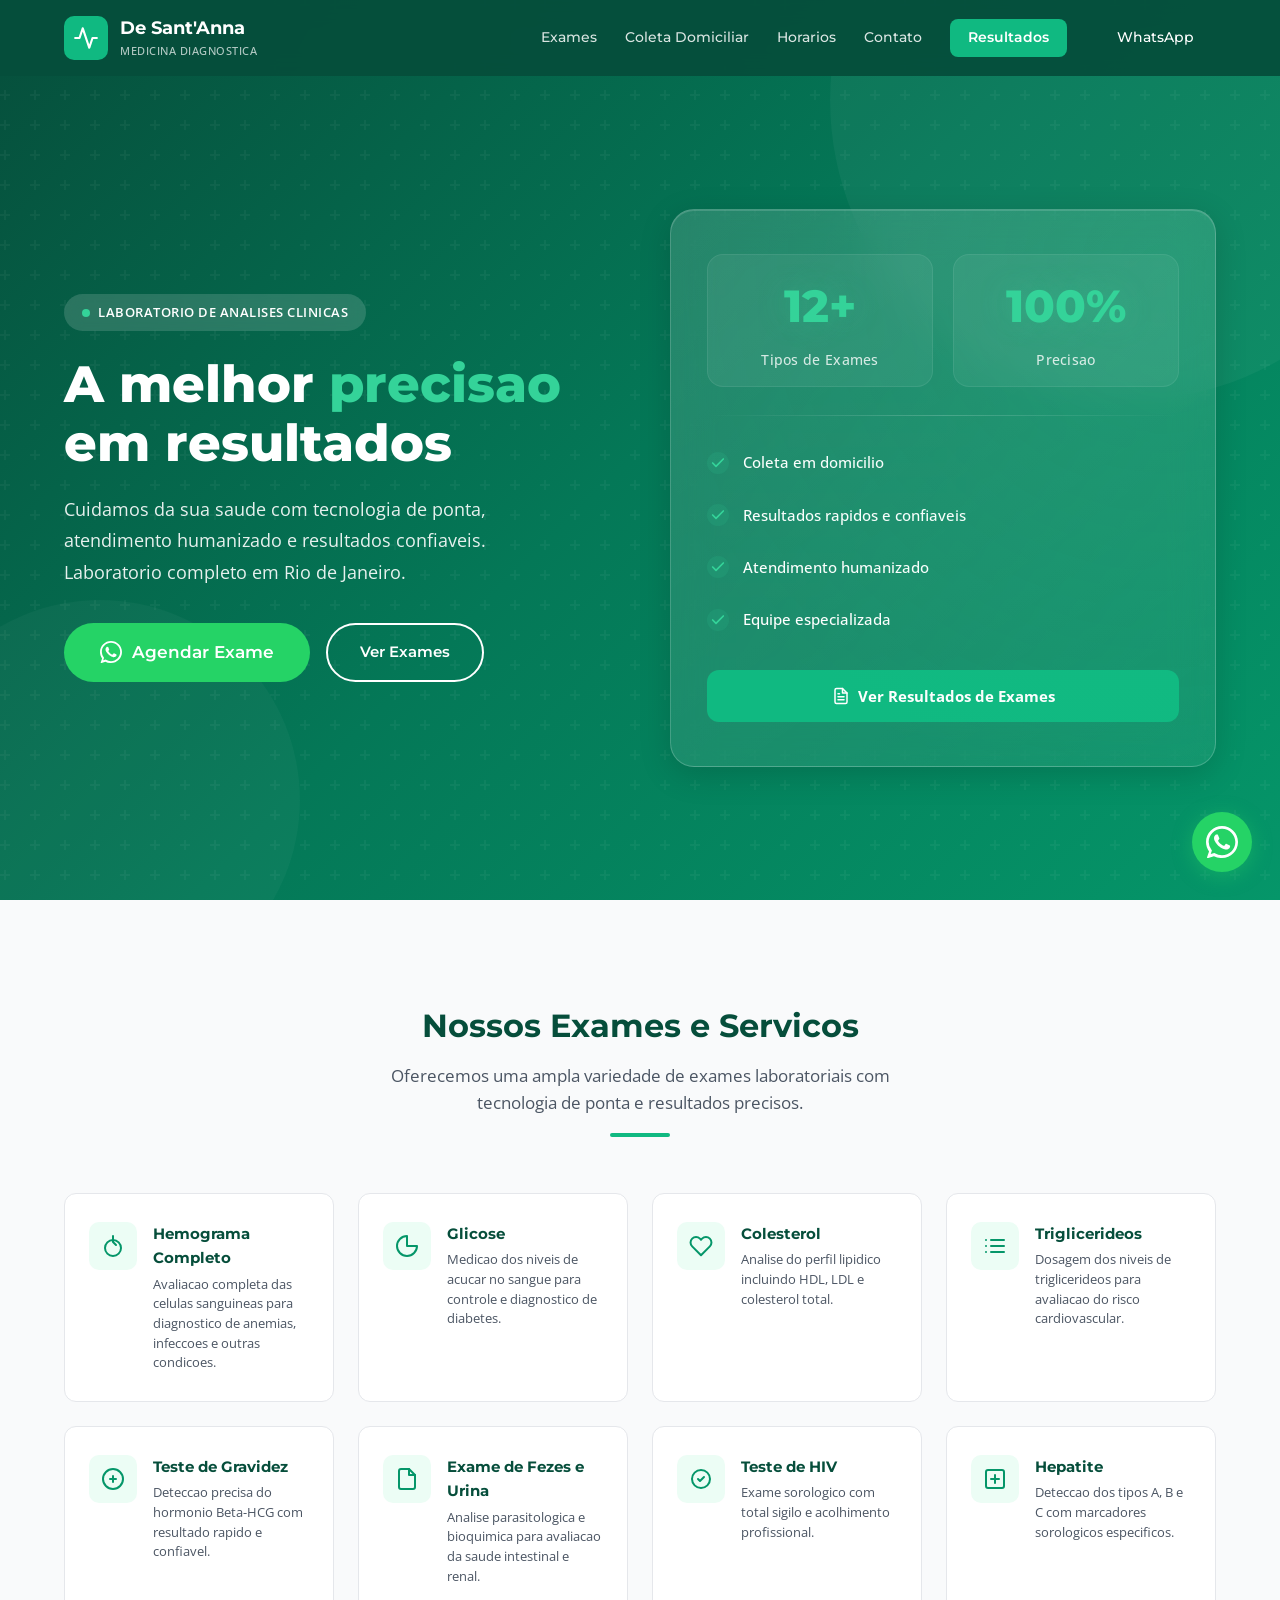
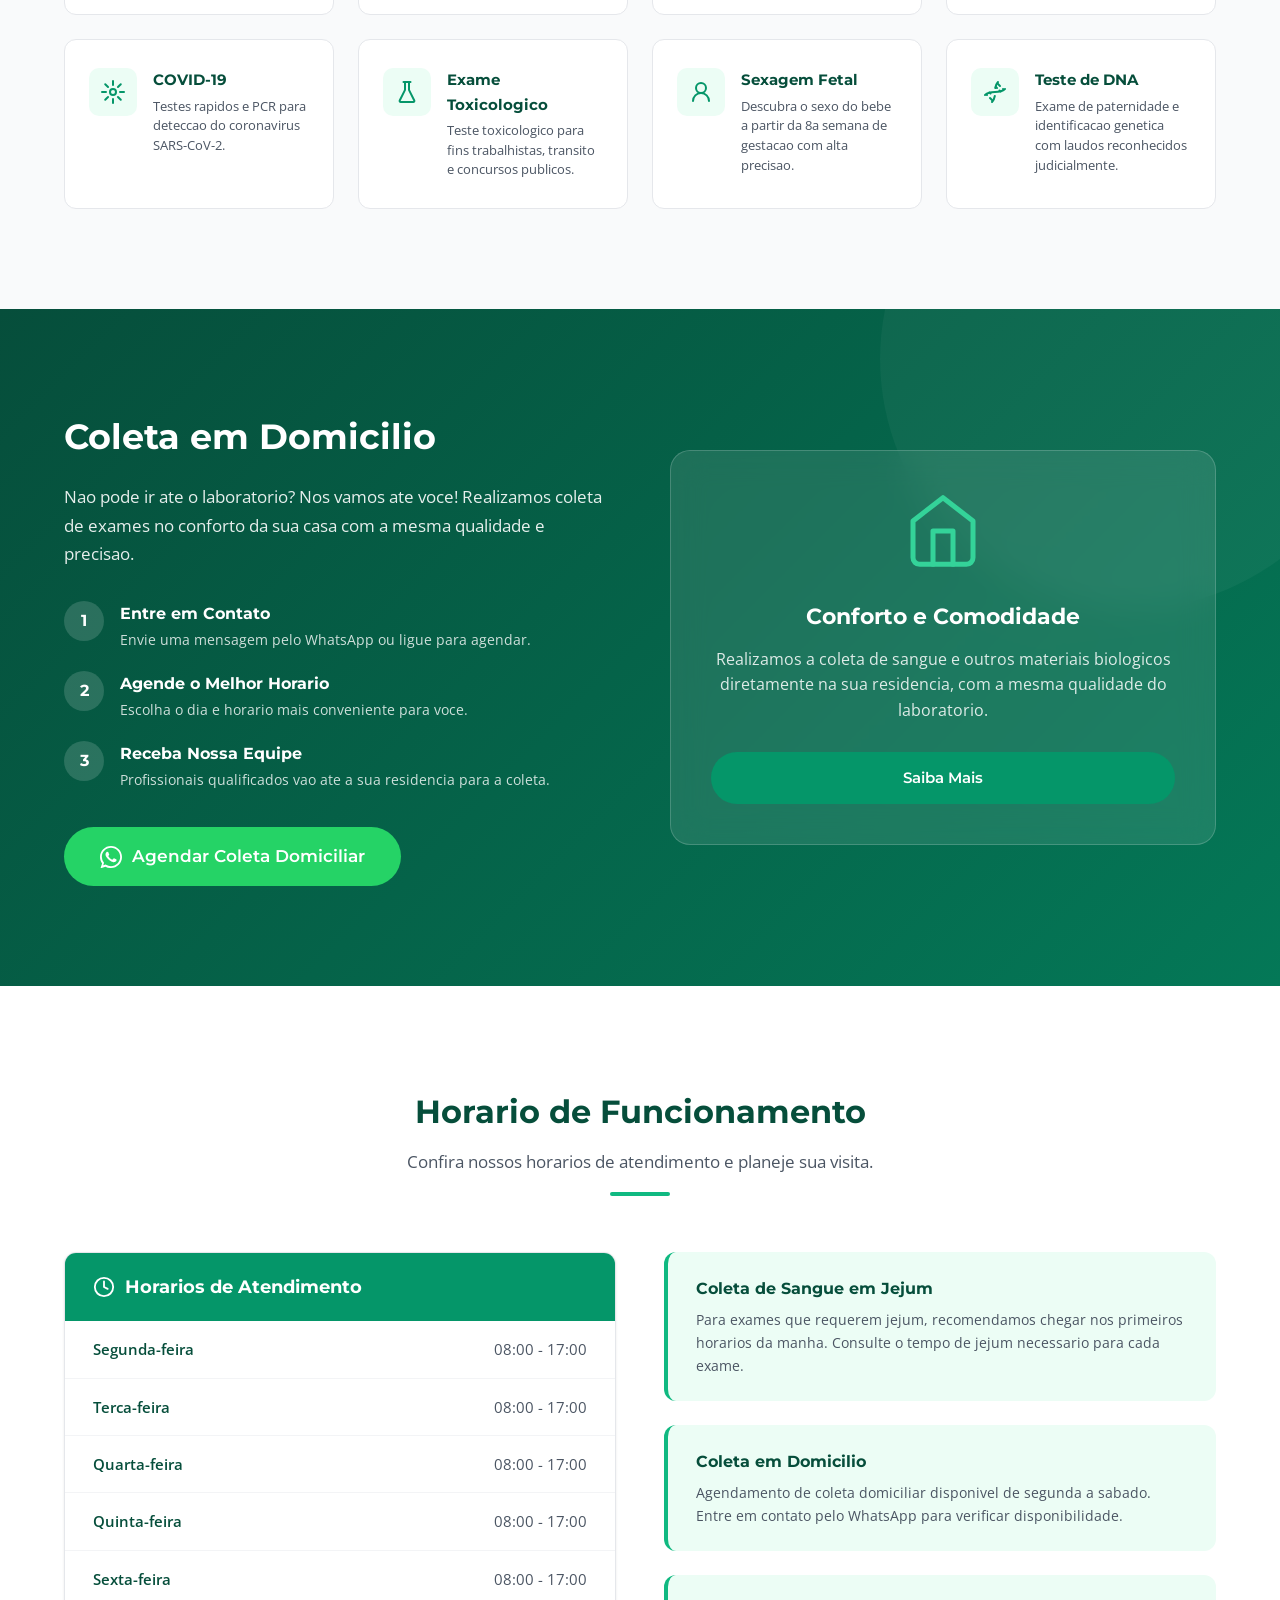
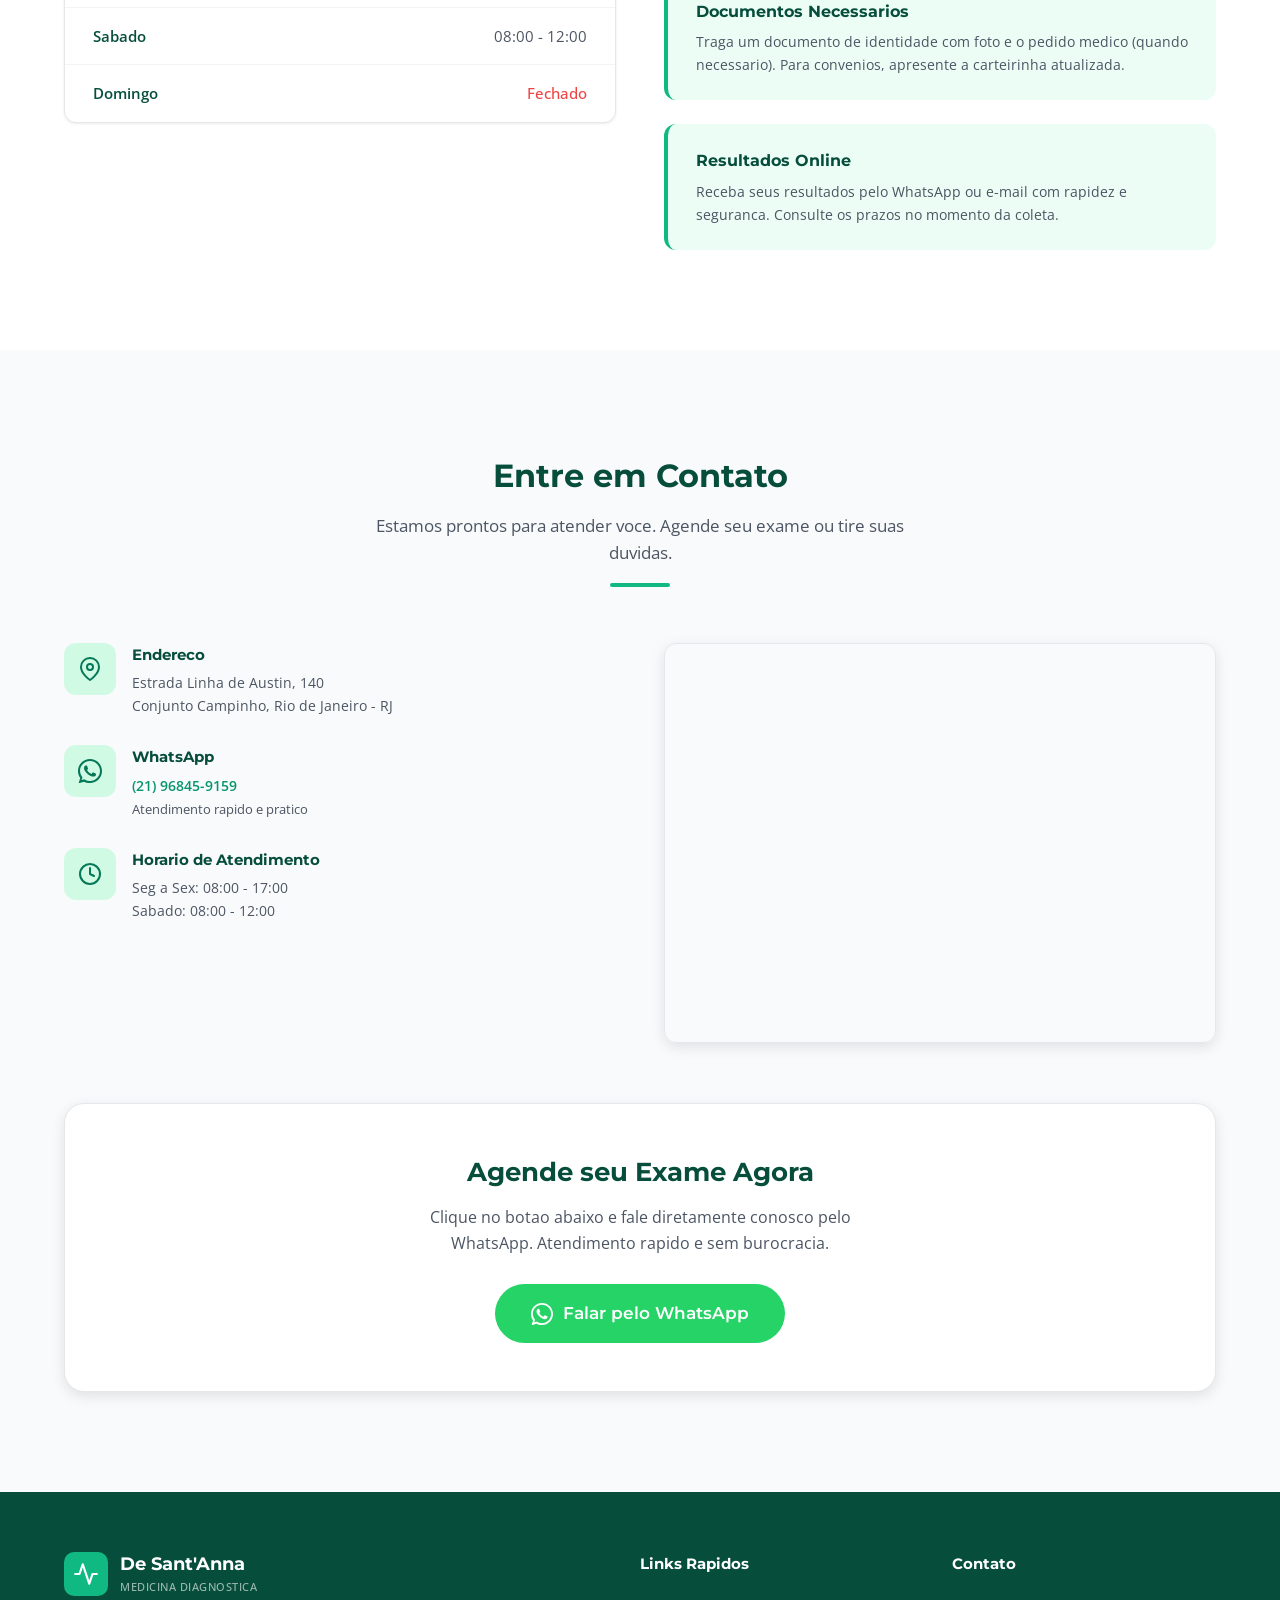
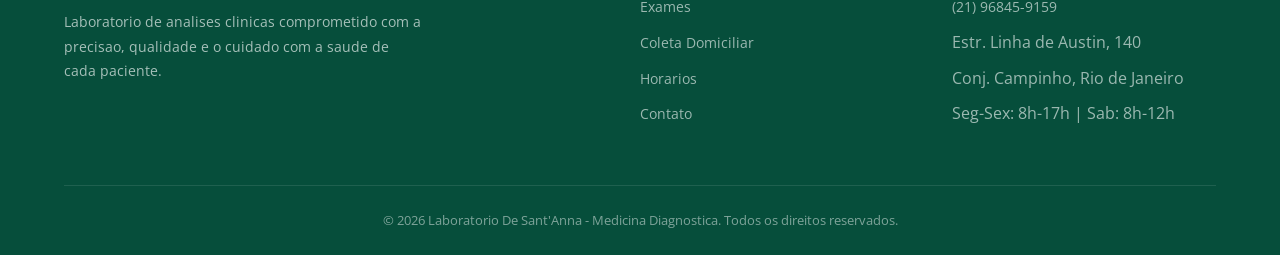
<file: lab-desantana/index.html>
<!DOCTYPE html>
<html lang="pt-BR">
<head>
    <meta charset="UTF-8">
    <meta name="viewport" content="width=device-width, initial-scale=1.0">
    <title>Laboratório De Sant'Anna - Medicina Diagnóstica</title>
    <meta name="description" content="Laboratório De Sant'Anna - Medicina Diagnóstica em Rio de Janeiro. Hemograma, Glicose, Colesterol, COVID, DNA e muito mais. Coleta em domicílio disponível.">
    <link rel="preconnect" href="https://fonts.googleapis.com">
    <link href="https://fonts.googleapis.com/css2?family=Montserrat:wght@400;500;600;700;800&family=Open+Sans:wght@400;500;600&display=swap" rel="stylesheet">
    <style>
        /* ===== RESET & BASE ===== */
        *, *::before, *::after { margin: 0; padding: 0; box-sizing: border-box; }

        :root {
            --green-900: #064e3b;
            --green-800: #065f46;
            --green-700: #047857;
            --green-600: #059669;
            --green-500: #10b981;
            --green-400: #34d399;
            --green-100: #d1fae5;
            --green-50:  #ecfdf5;
            --white:     #ffffff;
            --gray-50:   #f9fafb;
            --gray-100:  #f3f4f6;
            --gray-200:  #e5e7eb;
            --gray-600:  #4b5563;
            --gray-700:  #374151;
            --gray-800:  #1f2937;
            --shadow-sm: 0 1px 3px rgba(0,0,0,.08);
            --shadow-md: 0 4px 14px rgba(0,0,0,.1);
            --shadow-lg: 0 10px 30px rgba(0,0,0,.12);
            --radius: 12px;
        }

        html { scroll-behavior: smooth; }

        body {
            font-family: 'Open Sans', sans-serif;
            color: var(--gray-700);
            background: var(--white);
            line-height: 1.6;
            overflow-x: hidden;
        }

        h1, h2, h3, h4 { font-family: 'Montserrat', sans-serif; color: var(--green-900); }
        a { text-decoration: none; color: inherit; }
        ul { list-style: none; }

        .container { max-width: 1200px; margin: 0 auto; padding: 0 24px; }

        .btn {
            display: inline-flex; align-items: center; gap: 10px;
            padding: 14px 32px; border-radius: 50px; font-weight: 600;
            font-size: .95rem; cursor: pointer; border: none;
            transition: all .3s ease; font-family: 'Montserrat', sans-serif;
        }
        .btn-primary { background: var(--green-600); color: var(--white); }
        .btn-primary:hover { background: var(--green-700); transform: translateY(-2px); box-shadow: var(--shadow-md); }
        .btn-outline { background: transparent; color: var(--white); border: 2px solid var(--white); }
        .btn-outline:hover { background: var(--white); color: var(--green-700); }
        .btn-whatsapp { background: #25d366; color: var(--white); font-size: 1.05rem; padding: 16px 36px; }
        .btn-whatsapp:hover { background: #1fb855; transform: translateY(-2px); box-shadow: var(--shadow-lg); }

        .section-header { text-align: center; margin-bottom: 56px; }
        .section-header h2 { font-size: 2rem; margin-bottom: 12px; }
        .section-header p { color: var(--gray-600); max-width: 560px; margin: 0 auto; font-size: 1.05rem; }
        .section-header .accent-line {
            width: 60px; height: 4px; background: var(--green-500);
            border-radius: 4px; margin: 16px auto 0;
        }

        /* ===== NAVBAR ===== */
        .navbar {
            position: fixed; top: 0; left: 0; width: 100%; z-index: 1000;
            background: rgba(6,78,59,.95); backdrop-filter: blur(10px);
            padding: 16px 0; transition: all .3s;
        }
        .navbar.scrolled { padding: 10px 0; box-shadow: 0 2px 20px rgba(0,0,0,.15); }
        .navbar .container {
            display: flex; align-items: center; justify-content: space-between;
        }
        .navbar-brand { display: flex; align-items: center; gap: 12px; text-decoration: none; color: var(--white); }
        .navbar-brand .logo-icon {
            width: 44px; height: 44px; background: var(--green-500);
            border-radius: 10px; display: flex; align-items: center; justify-content: center;
        }
        .navbar-brand .logo-icon svg { width: 26px; height: 26px; }
        .navbar-brand span {
            font-family: 'Montserrat', sans-serif; font-weight: 700;
            font-size: 1.15rem; color: var(--white); line-height: 1.2;
        }
        .navbar-brand small {
            display: block; font-size: .7rem; font-weight: 500;
            color: rgba(255,255,255,.7); letter-spacing: .5px;
        }

        .nav-links { display: flex; align-items: center; gap: 28px; }
        .nav-links a {
            font-family: 'Montserrat', sans-serif; font-weight: 500;
            font-size: .9rem; color: rgba(255,255,255,.85); position: relative;
            transition: color .3s; text-decoration: none;
        }
        .nav-links a::after {
            content: ''; position: absolute; bottom: -4px; left: 0; width: 0;
            height: 2px; background: var(--green-400); transition: width .3s;
        }
        .nav-links a:hover { color: var(--white); }
        .nav-links a:hover::after { width: 100%; }

        .nav-cta {
            color: var(--white) !important;
            padding: 10px 22px; border-radius: 8px; font-size: .85rem !important; font-weight: 600;
        }
        .nav-cta::after { display: none !important; }

        .hamburger {
            display: none; background: none; border: none; cursor: pointer;
            width: 36px; height: 36px; flex-direction: column; justify-content: center;
            align-items: center; gap: 5px;
        }
        .hamburger span {
            display: block; width: 24px; height: 2.5px; background: var(--white);
            border-radius: 2px; transition: all .3s;
        }
        .hamburger.active span:nth-child(1) { transform: rotate(45deg) translate(5px, 5px); }
        .hamburger.active span:nth-child(2) { opacity: 0; }
        .hamburger.active span:nth-child(3) { transform: rotate(-45deg) translate(5px, -5px); }

        /* ===== HERO ===== */
        .hero {
            position: relative; min-height: 100vh; display: flex; align-items: center;
            background: linear-gradient(135deg, var(--green-900) 0%, var(--green-700) 50%, var(--green-600) 100%);
            overflow: hidden; padding-top: 76px;
        }
        .hero::before {
            content: ''; position: absolute; inset: 0;
            background: url("data:image/svg+xml,%3Csvg width='60' height='60' viewBox='0 0 60 60' xmlns='http://www.w3.org/2000/svg'%3E%3Cg fill='none' fill-rule='evenodd'%3E%3Cg fill='%23ffffff' fill-opacity='0.04'%3E%3Cpath d='M36 34v-4h-2v4h-4v2h4v4h2v-4h4v-2h-4zm0-30V0h-2v4h-4v2h4v4h2V6h4V4h-4zM6 34v-4H4v4H0v2h4v4h2v-4h4v-2H6zM6 4V0H4v4H0v2h4v4h2V6h4V4H6z'/%3E%3C/g%3E%3C/g%3E%3C/svg%3E");
        }
        .hero-blob {
            position: absolute; width: 600px; height: 600px; border-radius: 50%;
            background: rgba(255,255,255,.04); top: -200px; right: -150px;
        }
        .hero-blob-2 {
            position: absolute; width: 400px; height: 400px; border-radius: 50%;
            background: rgba(255,255,255,.03); bottom: -100px; left: -100px;
        }
        .hero .container {
            position: relative; display: grid; grid-template-columns: 1fr 1fr;
            gap: 60px; align-items: center;
        }
        .hero-content { color: var(--white); }
        .hero-badge {
            display: inline-flex; align-items: center; gap: 8px;
            background: rgba(255,255,255,.15); backdrop-filter: blur(8px);
            padding: 8px 18px; border-radius: 50px; font-size: .82rem;
            font-weight: 600; margin-bottom: 24px; letter-spacing: .5px;
        }
        .hero-badge .pulse {
            width: 8px; height: 8px; background: var(--green-400);
            border-radius: 50%; animation: pulse 2s infinite;
        }
        @keyframes pulse {
            0%, 100% { opacity: 1; transform: scale(1); }
            50% { opacity: .5; transform: scale(1.4); }
        }
        .hero h1 {
            font-size: 3.2rem; font-weight: 800; line-height: 1.15;
            color: var(--white); margin-bottom: 20px;
        }
        .hero h1 .highlight { color: var(--green-400); }
        .hero-text {
            font-size: 1.15rem; opacity: .9; margin-bottom: 36px;
            max-width: 500px; line-height: 1.7;
        }
        .hero-buttons { display: flex; gap: 16px; flex-wrap: wrap; }

        .hero-card {
            background: linear-gradient(145deg, rgba(255,255,255,.14), rgba(255,255,255,.06));
            backdrop-filter: blur(20px);
            border: 1px solid rgba(255,255,255,.2); border-radius: 24px;
            padding: 44px 36px; display: flex; flex-direction: column; gap: 28px;
            box-shadow: 0 8px 32px rgba(0,0,0,.15), inset 0 1px 0 rgba(255,255,255,.15);
            position: relative; overflow: hidden;
        }
        .hero-card::before {
            content: ''; position: absolute; top: -50%; right: -50%;
            width: 200%; height: 200%;
            background: radial-gradient(circle at 70% 30%, rgba(52,211,153,.12) 0%, transparent 50%);
            pointer-events: none;
        }
        .hero-stat {
            text-align: center; padding: 16px 8px;
            background: rgba(255,255,255,.06); border-radius: 16px;
            border: 1px solid rgba(255,255,255,.08);
            transition: transform .3s, background .3s;
        }
        .hero-stat:hover { transform: translateY(-3px); background: rgba(255,255,255,.1); }
        .hero-stat .number {
            font-family: 'Montserrat', sans-serif; font-size: 2.8rem;
            font-weight: 800; color: var(--green-400);
            text-shadow: 0 0 30px rgba(52,211,153,.3);
        }
        .hero-stat .label { font-size: .85rem; opacity: .8; color: var(--white); margin-top: 6px; font-weight: 500; letter-spacing: .3px; }
        .hero-card-divider { width: 100%; height: 1px; background: linear-gradient(90deg, transparent, rgba(255,255,255,.2), transparent); }
        .hero-features { display: flex; flex-direction: column; gap: 16px; }
        .hero-features li {
            display: flex; align-items: center; gap: 14px;
            color: var(--white); font-size: .95rem; font-weight: 500;
            padding: 6px 0;
        }
        .hero-features li svg {
            width: 22px; height: 22px; flex-shrink: 0; color: var(--green-400);
            background: rgba(52,211,153,.12); border-radius: 50%; padding: 3px;
        }
        .hero-card-cta {
            display: inline-flex; align-items: center; justify-content: center; gap: 8px;
            background: var(--green-500); color: #fff; padding: 14px 24px;
            border-radius: 12px; font-weight: 700; font-size: .95rem;
            text-decoration: none; transition: background .3s, transform .2s;
            margin-top: 4px;
        }
        .hero-card-cta:hover { background: var(--green-400); transform: translateY(-2px); }
        .hero-card-cta svg { width: 18px; height: 18px; }

        /* ===== SERVICES / EXAMES ===== */
        .services { padding: 100px 0; background: var(--gray-50); }
        .services-grid {
            display: grid; grid-template-columns: repeat(auto-fill, minmax(260px, 1fr));
            gap: 24px;
        }
        .service-card {
            background: var(--white); border-radius: var(--radius); padding: 28px 24px;
            border: 1px solid var(--gray-200); transition: all .3s;
            display: flex; align-items: flex-start; gap: 16px;
        }
        .service-card:hover {
            transform: translateY(-4px); box-shadow: var(--shadow-lg);
            border-color: var(--green-400);
        }
        .service-icon {
            width: 48px; height: 48px; background: var(--green-50);
            border-radius: 10px; display: flex; align-items: center; justify-content: center;
            flex-shrink: 0;
        }
        .service-icon svg { width: 24px; height: 24px; color: var(--green-600); }
        .service-card h4 { font-size: .95rem; margin-bottom: 4px; }
        .service-card p { font-size: .82rem; color: var(--gray-600); line-height: 1.5; }

        /* ===== COLETA DOMICILIO ===== */
        .home-collection {
            padding: 100px 0;
            background: linear-gradient(135deg, var(--green-900), var(--green-700));
            color: var(--white); position: relative; overflow: hidden;
        }
        .home-collection::before {
            content: ''; position: absolute; width: 500px; height: 500px;
            border-radius: 50%; background: rgba(255,255,255,.04);
            top: -200px; right: -100px;
        }
        .hc-grid {
            display: grid; grid-template-columns: 1fr 1fr; gap: 60px;
            align-items: center; position: relative;
        }
        .hc-content h2 { color: var(--white); font-size: 2.2rem; margin-bottom: 18px; }
        .hc-content > p { opacity: .9; font-size: 1.05rem; margin-bottom: 32px; line-height: 1.7; }
        .hc-steps { display: flex; flex-direction: column; gap: 20px; margin-bottom: 36px; }
        .hc-step { display: flex; align-items: flex-start; gap: 16px; }
        .hc-step-num {
            width: 40px; height: 40px; background: rgba(255,255,255,.15);
            border-radius: 50%; display: flex; align-items: center; justify-content: center;
            font-family: 'Montserrat', sans-serif; font-weight: 700; font-size: 1rem;
            flex-shrink: 0;
        }
        .hc-step-text h4 { color: var(--white); font-size: 1rem; margin-bottom: 2px; }
        .hc-step-text p { font-size: .88rem; opacity: .8; }

        .hc-card {
            background: rgba(255,255,255,.1); backdrop-filter: blur(16px);
            border: 1px solid rgba(255,255,255,.18); border-radius: 20px;
            padding: 40px; text-align: center;
        }
        .hc-card svg { width: 80px; height: 80px; color: var(--green-400); margin: 0 auto 20px; }
        .hc-card h3 { color: var(--white); font-size: 1.4rem; margin-bottom: 12px; }
        .hc-card p { opacity: .85; margin-bottom: 28px; }

        /* ===== HORARIOS ===== */
        .schedule { padding: 100px 0; background: var(--white); }
        .schedule-wrapper {
            display: grid; grid-template-columns: 1fr 1fr; gap: 48px; align-items: start;
        }
        .schedule-table {
            background: var(--white); border-radius: var(--radius);
            border: 1px solid var(--gray-200); overflow: hidden; box-shadow: var(--shadow-sm);
        }
        .schedule-table-header {
            background: var(--green-600); color: var(--white); padding: 20px 28px;
            font-family: 'Montserrat', sans-serif; font-weight: 700; font-size: 1.1rem;
            display: flex; align-items: center; gap: 10px;
        }
        .schedule-table-header svg { width: 22px; height: 22px; }
        .schedule-row {
            display: flex; justify-content: space-between; padding: 16px 28px;
            border-bottom: 1px solid var(--gray-100); font-size: .95rem;
        }
        .schedule-row:last-child { border-bottom: none; }
        .schedule-row .day { font-weight: 600; color: var(--green-900); }
        .schedule-row .time { color: var(--gray-600); }
        .schedule-row.closed .time { color: #ef4444; font-weight: 500; }

        .schedule-info { display: flex; flex-direction: column; gap: 24px; }
        .info-card {
            background: var(--green-50); border-radius: var(--radius); padding: 24px 28px;
            border-left: 4px solid var(--green-500);
        }
        .info-card h4 { font-size: 1rem; margin-bottom: 6px; }
        .info-card p { font-size: .9rem; color: var(--gray-600); }

        /* ===== CONTACT ===== */
        .contact { padding: 100px 0; background: var(--gray-50); }
        .contact-grid { display: grid; grid-template-columns: 1fr 1fr; gap: 48px; align-items: start; }
        .contact-info { display: flex; flex-direction: column; gap: 28px; }
        .contact-item { display: flex; gap: 16px; align-items: flex-start; }
        .contact-icon {
            width: 52px; height: 52px; background: var(--green-100);
            border-radius: 12px; display: flex; align-items: center; justify-content: center;
            flex-shrink: 0;
        }
        .contact-icon svg { width: 24px; height: 24px; color: var(--green-700); }
        .contact-item h4 { font-size: .95rem; margin-bottom: 4px; }
        .contact-item p { font-size: .9rem; color: var(--gray-600); }
        .contact-item a { color: var(--green-600); font-weight: 600; }
        .contact-item a:hover { text-decoration: underline; }

        .contact-map {
            border-radius: var(--radius); overflow: hidden; box-shadow: var(--shadow-md);
            border: 1px solid var(--gray-200); height: 400px;
        }
        .contact-map iframe { width: 100%; height: 100%; border: none; }

        .contact-cta {
            margin-top: 60px; text-align: center;
            background: var(--white); border-radius: 20px; padding: 48px;
            box-shadow: var(--shadow-md); border: 1px solid var(--gray-200);
        }
        .contact-cta h3 { font-size: 1.6rem; margin-bottom: 12px; }
        .contact-cta p {
            color: var(--gray-600); margin-bottom: 28px;
            max-width: 500px; margin-left: auto; margin-right: auto;
        }

        /* ===== FOOTER ===== */
        .footer {
            background: var(--green-900); color: rgba(255,255,255,.8); padding: 60px 0 0;
        }
        .footer-grid {
            display: grid; grid-template-columns: 2fr 1fr 1fr; gap: 48px;
            padding-bottom: 48px; border-bottom: 1px solid rgba(255,255,255,.1);
        }
        .footer-brand p {
            margin-top: 14px; font-size: .9rem; line-height: 1.7;
            opacity: .8; max-width: 360px;
        }
        .footer h4 {
            color: var(--white); font-size: .95rem; margin-bottom: 18px;
            font-family: 'Montserrat', sans-serif;
        }
        .footer ul li { margin-bottom: 10px; }
        .footer ul a { font-size: .9rem; opacity: .75; transition: opacity .3s; }
        .footer ul a:hover { opacity: 1; }
        .footer-bottom {
            text-align: center; padding: 24px 0; font-size: .82rem; opacity: .6;
        }

        /* ===== WHATSAPP FLOAT ===== */
        .whatsapp-float {
            position: fixed; bottom: 28px; right: 28px; z-index: 999;
            width: 60px; height: 60px; background: #25d366; border-radius: 50%;
            display: flex; align-items: center; justify-content: center;
            box-shadow: 0 4px 20px rgba(37,211,102,.4);
            transition: all .3s; animation: float 3s ease-in-out infinite;
        }
        .whatsapp-float:hover {
            transform: scale(1.1);
            box-shadow: 0 6px 28px rgba(37,211,102,.55);
        }
        .whatsapp-float svg { width: 32px; height: 32px; color: var(--white); }
        @keyframes float {
            0%, 100% { transform: translateY(0); }
            50% { transform: translateY(-6px); }
        }

        /* ===== SCROLL ANIMATIONS ===== */
        .fade-in {
            opacity: 0; transform: translateY(30px);
            transition: opacity .7s ease, transform .7s ease;
        }
        .fade-in.visible { opacity: 1; transform: translateY(0); }

        /* ===== MOBILE NAV ===== */
        .mobile-menu {
            display: none; position: fixed; top: 72px; left: 0; right: 0;
            background: var(--white); padding: 20px 24px; z-index: 999;
            box-shadow: 0 8px 30px rgba(0,0,0,.1); border-bottom: 3px solid var(--green-500);
        }
        .mobile-menu.open { display: flex; flex-direction: column; gap: 12px; }
        .mobile-menu a {
            font-family: 'Montserrat', sans-serif; font-weight: 500;
            font-size: 1rem; color: var(--gray-700); padding: 8px 0; text-decoration: none;
        }

        /* ===== RESPONSIVE ===== */
        @media (max-width: 992px) {
            .hero .container { grid-template-columns: 1fr; text-align: center; }
            .hero h1 { font-size: 2.4rem; }
            .hero-text { margin: 0 auto 36px; }
            .hero-buttons { justify-content: center; }
            .hero-card { max-width: 420px; margin: 0 auto; }
            .hc-grid { grid-template-columns: 1fr; }
            .hc-card { max-width: 420px; margin: 0 auto; }
            .schedule-wrapper { grid-template-columns: 1fr; }
            .contact-grid { grid-template-columns: 1fr; }
            .footer-grid { grid-template-columns: 1fr; gap: 32px; }
        }

        @media (max-width: 768px) {
            .nav-links { display: none; }
            .hamburger { display: flex; }
            .hero { min-height: auto; padding: 120px 0 80px; }
            .hero h1 { font-size: 2rem; }
            .services-grid { grid-template-columns: 1fr 1fr; }
            .section-header h2 { font-size: 1.6rem; }
        }

        @media (max-width: 480px) {
            .services-grid { grid-template-columns: 1fr; }
            .hero-buttons { flex-direction: column; align-items: center; }
            .btn { width: 100%; justify-content: center; }
        }
    </style>
</head>
<body>

    <!-- NAVBAR -->
    <nav class="navbar" id="navbar">
        <div class="container">
            <a href="#" class="navbar-brand">
                <div class="logo-icon">
                    <svg viewBox="0 0 24 24" fill="none" stroke="white" stroke-width="2" stroke-linecap="round" stroke-linejoin="round">
                        <path d="M22 12h-4l-3 9L9 3l-3 9H2"/>
                    </svg>
                </div>
                <div>
                    <span>De Sant'Anna</span>
                    <small>MEDICINA DIAGNOSTICA</small>
                </div>
            </a>
            <div class="nav-links" id="navLinks">
                <a href="#servicos">Exames</a>
                <a href="#domicilio">Coleta Domiciliar</a>
                <a href="#horarios">Horarios</a>
                <a href="#contato">Contato</a>
                <a href="https://www.dsmedlab.com.br" target="_blank" class="nav-cta" style="background:var(--green-500);color:#fff;padding:8px 18px;border-radius:8px;font-weight:600">Resultados</a>
                <a href="https://wa.me/5521968459159" target="_blank" class="nav-cta">WhatsApp</a>
            </div>
            <button class="hamburger" id="hamburger" aria-label="Menu">
                <span></span><span></span><span></span>
            </button>
        </div>
    </nav>

    <!-- MOBILE MENU -->
    <div class="mobile-menu" id="mobileMenu">
        <a href="#servicos" onclick="closeMobile()">Exames</a>
        <a href="#domicilio" onclick="closeMobile()">Coleta Domiciliar</a>
        <a href="#horarios" onclick="closeMobile()">Horarios</a>
        <a href="#contato" onclick="closeMobile()">Contato</a>
        <a href="https://www.dsmedlab.com.br" target="_blank" class="btn" onclick="closeMobile()" style="font-size:.9rem;padding:12px 24px;justify-content:center;background:var(--green-500);color:#fff;border-radius:10px;font-weight:600">Resultados de Exames</a>
        <a href="https://wa.me/5521968459159" target="_blank" class="btn btn-whatsapp" style="font-size:.9rem;padding:12px 24px;justify-content:center">WhatsApp</a>
    </div>

    <!-- HERO -->
    <section class="hero" id="inicio">
        <div class="hero-blob"></div>
        <div class="hero-blob-2"></div>
        <div class="container">
            <div class="hero-content">
                <div class="hero-badge">
                    <span class="pulse"></span>
                    LABORATORIO DE ANALISES CLINICAS
                </div>
                <h1>A melhor <span class="highlight">precisao</span> em resultados</h1>
                <p class="hero-text">Cuidamos da sua saude com tecnologia de ponta, atendimento humanizado e resultados confiaveis. Laboratorio completo em Rio de Janeiro.</p>
                <div class="hero-buttons">
                    <a href="https://wa.me/5521968459159?text=Ola! Gostaria de agendar um exame." target="_blank" class="btn btn-whatsapp">
                        <svg viewBox="0 0 24 24" fill="currentColor" style="width:22px;height:22px"><path d="M17.472 14.382c-.297-.149-1.758-.867-2.03-.967-.273-.099-.471-.148-.67.15-.197.297-.767.966-.94 1.164-.173.199-.347.223-.644.075-.297-.15-1.255-.463-2.39-1.475-.883-.788-1.48-1.761-1.653-2.059-.173-.297-.018-.458.13-.606.134-.133.298-.347.446-.52.149-.174.198-.298.298-.497.099-.198.05-.371-.025-.52-.075-.149-.669-1.612-.916-2.207-.242-.579-.487-.5-.669-.51-.173-.008-.371-.01-.57-.01-.198 0-.52.074-.792.372-.272.297-1.04 1.016-1.04 2.479 0 1.462 1.065 2.875 1.213 3.074.149.198 2.096 3.2 5.077 4.487.709.306 1.262.489 1.694.625.712.227 1.36.195 1.871.118.571-.085 1.758-.719 2.006-1.413.248-.694.248-1.289.173-1.413-.074-.124-.272-.198-.57-.347z"/><path d="M12 0C5.373 0 0 5.373 0 12c0 2.625.846 5.059 2.284 7.034L.789 23.492a.5.5 0 00.612.616l4.529-1.47A11.94 11.94 0 0012 24c6.627 0 12-5.373 12-12S18.627 0 12 0zm0 22a9.94 9.94 0 01-5.39-1.59l-.386-.238-2.685.871.9-2.636-.263-.416A9.935 9.935 0 012 12C2 6.486 6.486 2 12 2s10 4.486 10 10-4.486 10-10 10z"/></svg>
                        Agendar Exame
                    </a>
                    <a href="#servicos" class="btn btn-outline">Ver Exames</a>
                </div>
            </div>
            <div class="hero-card">
                <div style="display:grid;grid-template-columns:1fr 1fr;gap:20px">
                    <div class="hero-stat">
                        <div class="number">12+</div>
                        <div class="label">Tipos de Exames</div>
                    </div>
                    <div class="hero-stat">
                        <div class="number">100%</div>
                        <div class="label">Precisao</div>
                    </div>
                </div>
                <div class="hero-card-divider"></div>
                <ul class="hero-features">
                    <li>
                        <svg viewBox="0 0 24 24" fill="none" stroke="currentColor" stroke-width="2.5" stroke-linecap="round" stroke-linejoin="round"><polyline points="20 6 9 17 4 12"/></svg>
                        Coleta em domicilio
                    </li>
                    <li>
                        <svg viewBox="0 0 24 24" fill="none" stroke="currentColor" stroke-width="2.5" stroke-linecap="round" stroke-linejoin="round"><polyline points="20 6 9 17 4 12"/></svg>
                        Resultados rapidos e confiaveis
                    </li>
                    <li>
                        <svg viewBox="0 0 24 24" fill="none" stroke="currentColor" stroke-width="2.5" stroke-linecap="round" stroke-linejoin="round"><polyline points="20 6 9 17 4 12"/></svg>
                        Atendimento humanizado
                    </li>
                    <li>
                        <svg viewBox="0 0 24 24" fill="none" stroke="currentColor" stroke-width="2.5" stroke-linecap="round" stroke-linejoin="round"><polyline points="20 6 9 17 4 12"/></svg>
                        Equipe especializada
                    </li>
                </ul>
                <a href="https://www.dsmedlab.com.br" target="_blank" class="hero-card-cta">
                    <svg viewBox="0 0 24 24" fill="none" stroke="currentColor" stroke-width="2" stroke-linecap="round" stroke-linejoin="round"><path d="M14 2H6a2 2 0 0 0-2 2v16a2 2 0 0 0 2 2h12a2 2 0 0 0 2-2V8z"/><polyline points="14 2 14 8 20 8"/><line x1="16" y1="13" x2="8" y2="13"/><line x1="16" y1="17" x2="8" y2="17"/><polyline points="10 9 9 9 8 9"/></svg>
                    Ver Resultados de Exames
                </a>
            </div>
        </div>
    </section>

    <!-- SERVICOS / EXAMES -->
    <section class="services" id="servicos">
        <div class="container">
            <div class="section-header fade-in">
                <h2>Nossos Exames e Servicos</h2>
                <p>Oferecemos uma ampla variedade de exames laboratoriais com tecnologia de ponta e resultados precisos.</p>
                <div class="accent-line"></div>
            </div>
            <div class="services-grid">
                <div class="service-card fade-in">
                    <div class="service-icon">
                        <svg viewBox="0 0 24 24" fill="none" stroke="currentColor" stroke-width="2" stroke-linecap="round" stroke-linejoin="round"><path d="M12 2v6l3 3"/><circle cx="12" cy="14" r="8"/></svg>
                    </div>
                    <div>
                        <h4>Hemograma Completo</h4>
                        <p>Avaliacao completa das celulas sanguineas para diagnostico de anemias, infeccoes e outras condicoes.</p>
                    </div>
                </div>
                <div class="service-card fade-in">
                    <div class="service-icon">
                        <svg viewBox="0 0 24 24" fill="none" stroke="currentColor" stroke-width="2" stroke-linecap="round" stroke-linejoin="round"><path d="M12 2a10 10 0 1 0 10 10H12V2z"/></svg>
                    </div>
                    <div>
                        <h4>Glicose</h4>
                        <p>Medicao dos niveis de acucar no sangue para controle e diagnostico de diabetes.</p>
                    </div>
                </div>
                <div class="service-card fade-in">
                    <div class="service-icon">
                        <svg viewBox="0 0 24 24" fill="none" stroke="currentColor" stroke-width="2" stroke-linecap="round" stroke-linejoin="round"><path d="M20.84 4.61a5.5 5.5 0 0 0-7.78 0L12 5.67l-1.06-1.06a5.5 5.5 0 0 0-7.78 7.78L12 21.23l8.84-8.84a5.5 5.5 0 0 0 0-7.78z"/></svg>
                    </div>
                    <div>
                        <h4>Colesterol</h4>
                        <p>Analise do perfil lipidico incluindo HDL, LDL e colesterol total.</p>
                    </div>
                </div>
                <div class="service-card fade-in">
                    <div class="service-icon">
                        <svg viewBox="0 0 24 24" fill="none" stroke="currentColor" stroke-width="2" stroke-linecap="round" stroke-linejoin="round"><line x1="8" y1="6" x2="21" y2="6"/><line x1="8" y1="12" x2="21" y2="12"/><line x1="8" y1="18" x2="21" y2="18"/><line x1="3" y1="6" x2="3.01" y2="6"/><line x1="3" y1="12" x2="3.01" y2="12"/><line x1="3" y1="18" x2="3.01" y2="18"/></svg>
                    </div>
                    <div>
                        <h4>Triglicerideos</h4>
                        <p>Dosagem dos niveis de triglicerideos para avaliacao do risco cardiovascular.</p>
                    </div>
                </div>
                <div class="service-card fade-in">
                    <div class="service-icon">
                        <svg viewBox="0 0 24 24" fill="none" stroke="currentColor" stroke-width="2" stroke-linecap="round" stroke-linejoin="round"><path d="M9 12h6"/><path d="M12 9v6"/><circle cx="12" cy="12" r="10"/></svg>
                    </div>
                    <div>
                        <h4>Teste de Gravidez</h4>
                        <p>Deteccao precisa do hormonio Beta-HCG com resultado rapido e confiavel.</p>
                    </div>
                </div>
                <div class="service-card fade-in">
                    <div class="service-icon">
                        <svg viewBox="0 0 24 24" fill="none" stroke="currentColor" stroke-width="2" stroke-linecap="round" stroke-linejoin="round"><path d="M14 2H6a2 2 0 0 0-2 2v16a2 2 0 0 0 2 2h12a2 2 0 0 0 2-2V8z"/><polyline points="14 2 14 8 20 8"/></svg>
                    </div>
                    <div>
                        <h4>Exame de Fezes e Urina</h4>
                        <p>Analise parasitologica e bioquimica para avaliacao da saude intestinal e renal.</p>
                    </div>
                </div>
                <div class="service-card fade-in">
                    <div class="service-icon">
                        <svg viewBox="0 0 24 24" fill="none" stroke="currentColor" stroke-width="2" stroke-linecap="round" stroke-linejoin="round"><path d="M9 12l2 2 4-4"/><path d="M21 12a9 9 0 1 1-18 0 9 9 0 0 1 18 0z"/></svg>
                    </div>
                    <div>
                        <h4>Teste de HIV</h4>
                        <p>Exame sorologico com total sigilo e acolhimento profissional.</p>
                    </div>
                </div>
                <div class="service-card fade-in">
                    <div class="service-icon">
                        <svg viewBox="0 0 24 24" fill="none" stroke="currentColor" stroke-width="2" stroke-linecap="round" stroke-linejoin="round"><rect x="3" y="3" width="18" height="18" rx="2"/><path d="M12 8v8"/><path d="M8 12h8"/></svg>
                    </div>
                    <div>
                        <h4>Hepatite</h4>
                        <p>Deteccao dos tipos A, B e C com marcadores sorologicos especificos.</p>
                    </div>
                </div>
                <div class="service-card fade-in">
                    <div class="service-icon">
                        <svg viewBox="0 0 24 24" fill="none" stroke="currentColor" stroke-width="2" stroke-linecap="round" stroke-linejoin="round"><circle cx="12" cy="12" r="3"/><path d="M12 1v4"/><path d="M12 19v4"/><path d="M1 12h4"/><path d="M19 12h4"/><path d="M4.22 4.22l2.83 2.83"/><path d="M16.95 16.95l2.83 2.83"/><path d="M4.22 19.78l2.83-2.83"/><path d="M16.95 7.05l2.83-2.83"/></svg>
                    </div>
                    <div>
                        <h4>COVID-19</h4>
                        <p>Testes rapidos e PCR para deteccao do coronavirus SARS-CoV-2.</p>
                    </div>
                </div>
                <div class="service-card fade-in">
                    <div class="service-icon">
                        <svg viewBox="0 0 24 24" fill="none" stroke="currentColor" stroke-width="2" stroke-linecap="round" stroke-linejoin="round"><path d="M10 2v7.527a2 2 0 0 1-.211.896L4.72 20.55a1 1 0 0 0 .9 1.45h12.76a1 1 0 0 0 .9-1.45l-5.069-10.127A2 2 0 0 1 14 9.527V2"/><path d="M8.5 2h7"/></svg>
                    </div>
                    <div>
                        <h4>Exame Toxicologico</h4>
                        <p>Teste toxicologico para fins trabalhistas, transito e concursos publicos.</p>
                    </div>
                </div>
                <div class="service-card fade-in">
                    <div class="service-icon">
                        <svg viewBox="0 0 24 24" fill="none" stroke="currentColor" stroke-width="2" stroke-linecap="round" stroke-linejoin="round"><circle cx="12" cy="8" r="5"/><path d="M20 21a8 8 0 1 0-16 0"/></svg>
                    </div>
                    <div>
                        <h4>Sexagem Fetal</h4>
                        <p>Descubra o sexo do bebe a partir da 8a semana de gestacao com alta precisao.</p>
                    </div>
                </div>
                <div class="service-card fade-in">
                    <div class="service-icon">
                        <svg viewBox="0 0 24 24" fill="none" stroke="currentColor" stroke-width="2" stroke-linecap="round" stroke-linejoin="round"><path d="M2 15c6.667-6 13.333 0 20-6"/><path d="M9 22c1.798-1.998 2.518-3.995 2.807-5.993"/><path d="M15 2c-1.798 1.998-2.518 3.995-2.807 5.993"/><path d="M17 6l-2.5-2.5"/><path d="M14 8l-1-1"/><path d="M7 18l2.5 2.5"/><path d="M3.5 14.5l.5.5"/><path d="M20 9l.5.5"/><path d="M6.5 12.5l1 1"/><path d="M16.5 10.5l1 1"/></svg>
                    </div>
                    <div>
                        <h4>Teste de DNA</h4>
                        <p>Exame de paternidade e identificacao genetica com laudos reconhecidos judicialmente.</p>
                    </div>
                </div>
            </div>
        </div>
    </section>

    <!-- COLETA EM DOMICILIO -->
    <section class="home-collection" id="domicilio">
        <div class="container">
            <div class="hc-grid">
                <div class="hc-content fade-in">
                    <h2>Coleta em Domicilio</h2>
                    <p>Nao pode ir ate o laboratorio? Nos vamos ate voce! Realizamos coleta de exames no conforto da sua casa com a mesma qualidade e precisao.</p>
                    <div class="hc-steps">
                        <div class="hc-step">
                            <div class="hc-step-num">1</div>
                            <div class="hc-step-text">
                                <h4>Entre em Contato</h4>
                                <p>Envie uma mensagem pelo WhatsApp ou ligue para agendar.</p>
                            </div>
                        </div>
                        <div class="hc-step">
                            <div class="hc-step-num">2</div>
                            <div class="hc-step-text">
                                <h4>Agende o Melhor Horario</h4>
                                <p>Escolha o dia e horario mais conveniente para voce.</p>
                            </div>
                        </div>
                        <div class="hc-step">
                            <div class="hc-step-num">3</div>
                            <div class="hc-step-text">
                                <h4>Receba Nossa Equipe</h4>
                                <p>Profissionais qualificados vao ate a sua residencia para a coleta.</p>
                            </div>
                        </div>
                    </div>
                    <a href="https://wa.me/5521968459159?text=Ola! Gostaria de agendar uma coleta em domicilio." target="_blank" class="btn btn-whatsapp">
                        <svg viewBox="0 0 24 24" fill="currentColor" style="width:22px;height:22px"><path d="M17.472 14.382c-.297-.149-1.758-.867-2.03-.967-.273-.099-.471-.148-.67.15-.197.297-.767.966-.94 1.164-.173.199-.347.223-.644.075-.297-.15-1.255-.463-2.39-1.475-.883-.788-1.48-1.761-1.653-2.059-.173-.297-.018-.458.13-.606.134-.133.298-.347.446-.52.149-.174.198-.298.298-.497.099-.198.05-.371-.025-.52-.075-.149-.669-1.612-.916-2.207-.242-.579-.487-.5-.669-.51-.173-.008-.371-.01-.57-.01-.198 0-.52.074-.792.372-.272.297-1.04 1.016-1.04 2.479 0 1.462 1.065 2.875 1.213 3.074.149.198 2.096 3.2 5.077 4.487.709.306 1.262.489 1.694.625.712.227 1.36.195 1.871.118.571-.085 1.758-.719 2.006-1.413.248-.694.248-1.289.173-1.413-.074-.124-.272-.198-.57-.347z"/><path d="M12 0C5.373 0 0 5.373 0 12c0 2.625.846 5.059 2.284 7.034L.789 23.492a.5.5 0 00.612.616l4.529-1.47A11.94 11.94 0 0012 24c6.627 0 12-5.373 12-12S18.627 0 12 0zm0 22a9.94 9.94 0 01-5.39-1.59l-.386-.238-2.685.871.9-2.636-.263-.416A9.935 9.935 0 012 12C2 6.486 6.486 2 12 2s10 4.486 10 10-4.486 10-10 10z"/></svg>
                        Agendar Coleta Domiciliar
                    </a>
                </div>
                <div class="hc-card fade-in">
                    <svg viewBox="0 0 24 24" fill="none" stroke="currentColor" stroke-width="1.5" stroke-linecap="round" stroke-linejoin="round">
                        <path d="M3 9l9-7 9 7v11a2 2 0 0 1-2 2H5a2 2 0 0 1-2-2z"/>
                        <polyline points="9 22 9 12 15 12 15 22"/>
                    </svg>
                    <h3>Conforto e Comodidade</h3>
                    <p>Realizamos a coleta de sangue e outros materiais biologicos diretamente na sua residencia, com a mesma qualidade do laboratorio.</p>
                    <a href="https://wa.me/5521968459159?text=Ola! Gostaria de saber mais sobre a coleta em domicilio." target="_blank" class="btn btn-primary" style="width:100%;justify-content:center">
                        Saiba Mais
                    </a>
                </div>
            </div>
        </div>
    </section>

    <!-- HORARIOS -->
    <section class="schedule" id="horarios">
        <div class="container">
            <div class="section-header fade-in">
                <h2>Horario de Funcionamento</h2>
                <p>Confira nossos horarios de atendimento e planeje sua visita.</p>
                <div class="accent-line"></div>
            </div>
            <div class="schedule-wrapper">
                <div class="schedule-table fade-in">
                    <div class="schedule-table-header">
                        <svg viewBox="0 0 24 24" fill="none" stroke="currentColor" stroke-width="2" stroke-linecap="round" stroke-linejoin="round"><circle cx="12" cy="12" r="10"/><polyline points="12 6 12 12 16 14"/></svg>
                        Horarios de Atendimento
                    </div>
                    <div class="schedule-row">
                        <span class="day">Segunda-feira</span>
                        <span class="time">08:00 - 17:00</span>
                    </div>
                    <div class="schedule-row">
                        <span class="day">Terca-feira</span>
                        <span class="time">08:00 - 17:00</span>
                    </div>
                    <div class="schedule-row">
                        <span class="day">Quarta-feira</span>
                        <span class="time">08:00 - 17:00</span>
                    </div>
                    <div class="schedule-row">
                        <span class="day">Quinta-feira</span>
                        <span class="time">08:00 - 17:00</span>
                    </div>
                    <div class="schedule-row">
                        <span class="day">Sexta-feira</span>
                        <span class="time">08:00 - 17:00</span>
                    </div>
                    <div class="schedule-row">
                        <span class="day">Sabado</span>
                        <span class="time">08:00 - 12:00</span>
                    </div>
                    <div class="schedule-row closed">
                        <span class="day">Domingo</span>
                        <span class="time">Fechado</span>
                    </div>
                </div>
                <div class="schedule-info fade-in">
                    <div class="info-card">
                        <h4>Coleta de Sangue em Jejum</h4>
                        <p>Para exames que requerem jejum, recomendamos chegar nos primeiros horarios da manha. Consulte o tempo de jejum necessario para cada exame.</p>
                    </div>
                    <div class="info-card">
                        <h4>Coleta em Domicilio</h4>
                        <p>Agendamento de coleta domiciliar disponivel de segunda a sabado. Entre em contato pelo WhatsApp para verificar disponibilidade.</p>
                    </div>
                    <div class="info-card">
                        <h4>Documentos Necessarios</h4>
                        <p>Traga um documento de identidade com foto e o pedido medico (quando necessario). Para convenios, apresente a carteirinha atualizada.</p>
                    </div>
                    <div class="info-card">
                        <h4>Resultados Online</h4>
                        <p>Receba seus resultados pelo WhatsApp ou e-mail com rapidez e seguranca. Consulte os prazos no momento da coleta.</p>
                    </div>
                </div>
            </div>
        </div>
    </section>

    <!-- CONTATO -->
    <section class="contact" id="contato">
        <div class="container">
            <div class="section-header fade-in">
                <h2>Entre em Contato</h2>
                <p>Estamos prontos para atender voce. Agende seu exame ou tire suas duvidas.</p>
                <div class="accent-line"></div>
            </div>
            <div class="contact-grid">
                <div class="contact-info fade-in">
                    <div class="contact-item">
                        <div class="contact-icon">
                            <svg viewBox="0 0 24 24" fill="none" stroke="currentColor" stroke-width="2" stroke-linecap="round" stroke-linejoin="round"><path d="M21 10c0 7-9 13-9 13s-9-6-9-13a9 9 0 0 1 18 0z"/><circle cx="12" cy="10" r="3"/></svg>
                        </div>
                        <div>
                            <h4>Endereco</h4>
                            <p>Estrada Linha de Austin, 140<br>Conjunto Campinho, Rio de Janeiro - RJ</p>
                        </div>
                    </div>
                    <div class="contact-item">
                        <div class="contact-icon">
                            <svg viewBox="0 0 24 24" fill="currentColor" style="width:24px;height:24px;color:var(--green-700)"><path d="M17.472 14.382c-.297-.149-1.758-.867-2.03-.967-.273-.099-.471-.148-.67.15-.197.297-.767.966-.94 1.164-.173.199-.347.223-.644.075-.297-.15-1.255-.463-2.39-1.475-.883-.788-1.48-1.761-1.653-2.059-.173-.297-.018-.458.13-.606.134-.133.298-.347.446-.52.149-.174.198-.298.298-.497.099-.198.05-.371-.025-.52-.075-.149-.669-1.612-.916-2.207-.242-.579-.487-.5-.669-.51-.173-.008-.371-.01-.57-.01-.198 0-.52.074-.792.372-.272.297-1.04 1.016-1.04 2.479 0 1.462 1.065 2.875 1.213 3.074.149.198 2.096 3.2 5.077 4.487.709.306 1.262.489 1.694.625.712.227 1.36.195 1.871.118.571-.085 1.758-.719 2.006-1.413.248-.694.248-1.289.173-1.413-.074-.124-.272-.198-.57-.347z"/><path d="M12 0C5.373 0 0 5.373 0 12c0 2.625.846 5.059 2.284 7.034L.789 23.492a.5.5 0 00.612.616l4.529-1.47A11.94 11.94 0 0012 24c6.627 0 12-5.373 12-12S18.627 0 12 0zm0 22a9.94 9.94 0 01-5.39-1.59l-.386-.238-2.685.871.9-2.636-.263-.416A9.935 9.935 0 012 12C2 6.486 6.486 2 12 2s10 4.486 10 10-4.486 10-10 10z"/></svg>
                        </div>
                        <div>
                            <h4>WhatsApp</h4>
                            <p><a href="https://wa.me/5521968459159" target="_blank">(21) 96845-9159</a></p>
                            <p style="font-size:.82rem;color:var(--gray-600);margin-top:2px">Atendimento rapido e pratico</p>
                        </div>
                    </div>
                    <div class="contact-item">
                        <div class="contact-icon">
                            <svg viewBox="0 0 24 24" fill="none" stroke="currentColor" stroke-width="2" stroke-linecap="round" stroke-linejoin="round"><circle cx="12" cy="12" r="10"/><polyline points="12 6 12 12 16 14"/></svg>
                        </div>
                        <div>
                            <h4>Horario de Atendimento</h4>
                            <p>Seg a Sex: 08:00 - 17:00<br>Sabado: 08:00 - 12:00</p>
                        </div>
                    </div>
                </div>
                <div class="contact-map fade-in">
                    <iframe src="https://www.google.com/maps?q=Estrada+Linha+de+Austin+140+Conjunto+Campinho+Rio+de+Janeiro&output=embed" allowfullscreen loading="lazy" referrerpolicy="no-referrer-when-downgrade"></iframe>
                </div>
            </div>
            <div class="contact-cta fade-in">
                <h3>Agende seu Exame Agora</h3>
                <p>Clique no botao abaixo e fale diretamente conosco pelo WhatsApp. Atendimento rapido e sem burocracia.</p>
                <a href="https://wa.me/5521968459159?text=Ola! Gostaria de agendar um exame no Laboratorio De Sant'Anna." target="_blank" class="btn btn-whatsapp">
                    <svg viewBox="0 0 24 24" fill="currentColor" style="width:22px;height:22px"><path d="M17.472 14.382c-.297-.149-1.758-.867-2.03-.967-.273-.099-.471-.148-.67.15-.197.297-.767.966-.94 1.164-.173.199-.347.223-.644.075-.297-.15-1.255-.463-2.39-1.475-.883-.788-1.48-1.761-1.653-2.059-.173-.297-.018-.458.13-.606.134-.133.298-.347.446-.52.149-.174.198-.298.298-.497.099-.198.05-.371-.025-.52-.075-.149-.669-1.612-.916-2.207-.242-.579-.487-.5-.669-.51-.173-.008-.371-.01-.57-.01-.198 0-.52.074-.792.372-.272.297-1.04 1.016-1.04 2.479 0 1.462 1.065 2.875 1.213 3.074.149.198 2.096 3.2 5.077 4.487.709.306 1.262.489 1.694.625.712.227 1.36.195 1.871.118.571-.085 1.758-.719 2.006-1.413.248-.694.248-1.289.173-1.413-.074-.124-.272-.198-.57-.347z"/><path d="M12 0C5.373 0 0 5.373 0 12c0 2.625.846 5.059 2.284 7.034L.789 23.492a.5.5 0 00.612.616l4.529-1.47A11.94 11.94 0 0012 24c6.627 0 12-5.373 12-12S18.627 0 12 0zm0 22a9.94 9.94 0 01-5.39-1.59l-.386-.238-2.685.871.9-2.636-.263-.416A9.935 9.935 0 012 12C2 6.486 6.486 2 12 2s10 4.486 10 10-4.486 10-10 10z"/></svg>
                    Falar pelo WhatsApp
                </a>
            </div>
        </div>
    </section>

    <!-- FOOTER -->
    <footer class="footer">
        <div class="container">
            <div class="footer-grid">
                <div class="footer-brand">
                    <a href="#" class="navbar-brand" style="color:var(--white)">
                        <div class="logo-icon">
                            <svg viewBox="0 0 24 24" fill="none" stroke="white" stroke-width="2" stroke-linecap="round" stroke-linejoin="round"><path d="M22 12h-4l-3 9L9 3l-3 9H2"/></svg>
                        </div>
                        <div>
                            <span style="color:var(--white)">De Sant'Anna</span>
                            <small style="color:rgba(255,255,255,.6)">MEDICINA DIAGNOSTICA</small>
                        </div>
                    </a>
                    <p>Laboratorio de analises clinicas comprometido com a precisao, qualidade e o cuidado com a saude de cada paciente.</p>
                </div>
                <div>
                    <h4>Links Rapidos</h4>
                    <ul>
                        <li><a href="#servicos">Exames</a></li>
                        <li><a href="#domicilio">Coleta Domiciliar</a></li>
                        <li><a href="#horarios">Horarios</a></li>
                        <li><a href="#contato">Contato</a></li>
                    </ul>
                </div>
                <div>
                    <h4>Contato</h4>
                    <ul>
                        <li><a href="https://wa.me/5521968459159" target="_blank">(21) 96845-9159</a></li>
                        <li><span style="opacity:.75">Estr. Linha de Austin, 140</span></li>
                        <li><span style="opacity:.75">Conj. Campinho, Rio de Janeiro</span></li>
                        <li><span style="opacity:.75">Seg-Sex: 8h-17h | Sab: 8h-12h</span></li>
                    </ul>
                </div>
            </div>
            <div class="footer-bottom">
                &copy; 2026 Laboratorio De Sant'Anna - Medicina Diagnostica. Todos os direitos reservados.
            </div>
        </div>
    </footer>

    <!-- WHATSAPP FLOAT -->
    <a href="https://wa.me/5521968459159?text=Ola! Gostaria de informacoes sobre exames." target="_blank" class="whatsapp-float" aria-label="WhatsApp">
        <svg viewBox="0 0 24 24" fill="currentColor"><path d="M17.472 14.382c-.297-.149-1.758-.867-2.03-.967-.273-.099-.471-.148-.67.15-.197.297-.767.966-.94 1.164-.173.199-.347.223-.644.075-.297-.15-1.255-.463-2.39-1.475-.883-.788-1.48-1.761-1.653-2.059-.173-.297-.018-.458.13-.606.134-.133.298-.347.446-.52.149-.174.198-.298.298-.497.099-.198.05-.371-.025-.52-.075-.149-.669-1.612-.916-2.207-.242-.579-.487-.5-.669-.51-.173-.008-.371-.01-.57-.01-.198 0-.52.074-.792.372-.272.297-1.04 1.016-1.04 2.479 0 1.462 1.065 2.875 1.213 3.074.149.198 2.096 3.2 5.077 4.487.709.306 1.262.489 1.694.625.712.227 1.36.195 1.871.118.571-.085 1.758-.719 2.006-1.413.248-.694.248-1.289.173-1.413-.074-.124-.272-.198-.57-.347z"/><path d="M12 0C5.373 0 0 5.373 0 12c0 2.625.846 5.059 2.284 7.034L.789 23.492a.5.5 0 00.612.616l4.529-1.47A11.94 11.94 0 0012 24c6.627 0 12-5.373 12-12S18.627 0 12 0zm0 22a9.94 9.94 0 01-5.39-1.59l-.386-.238-2.685.871.9-2.636-.263-.416A9.935 9.935 0 012 12C2 6.486 6.486 2 12 2s10 4.486 10 10-4.486 10-10 10z"/></svg>
    </a>

    <script>
        // Navbar scroll effect
        const navbar = document.getElementById('navbar');
        window.addEventListener('scroll', () => {
            navbar.classList.toggle('scrolled', window.scrollY > 20);
        });

        // Mobile menu
        const hamburger = document.getElementById('hamburger');
        const mobileMenu = document.getElementById('mobileMenu');

        hamburger.addEventListener('click', () => {
            hamburger.classList.toggle('active');
            mobileMenu.classList.toggle('open');
        });

        function closeMobile() {
            hamburger.classList.remove('active');
            mobileMenu.classList.remove('open');
        }

        // Scroll animations
        const observer = new IntersectionObserver((entries) => {
            entries.forEach(entry => {
                if (entry.isIntersecting) {
                    entry.target.classList.add('visible');
                }
            });
        }, { threshold: 0.1, rootMargin: '0px 0px -40px 0px' });

        document.querySelectorAll('.fade-in').forEach(el => observer.observe(el));

        // Smooth scroll for anchor links
        document.querySelectorAll('a[href^="#"]').forEach(anchor => {
            anchor.addEventListener('click', function(e) {
                e.preventDefault();
                const target = document.querySelector(this.getAttribute('href'));
                if (target) {
                    target.scrollIntoView({ behavior: 'smooth', block: 'start' });
                }
            });
        });
    </script>
</body>
</html>
</file>
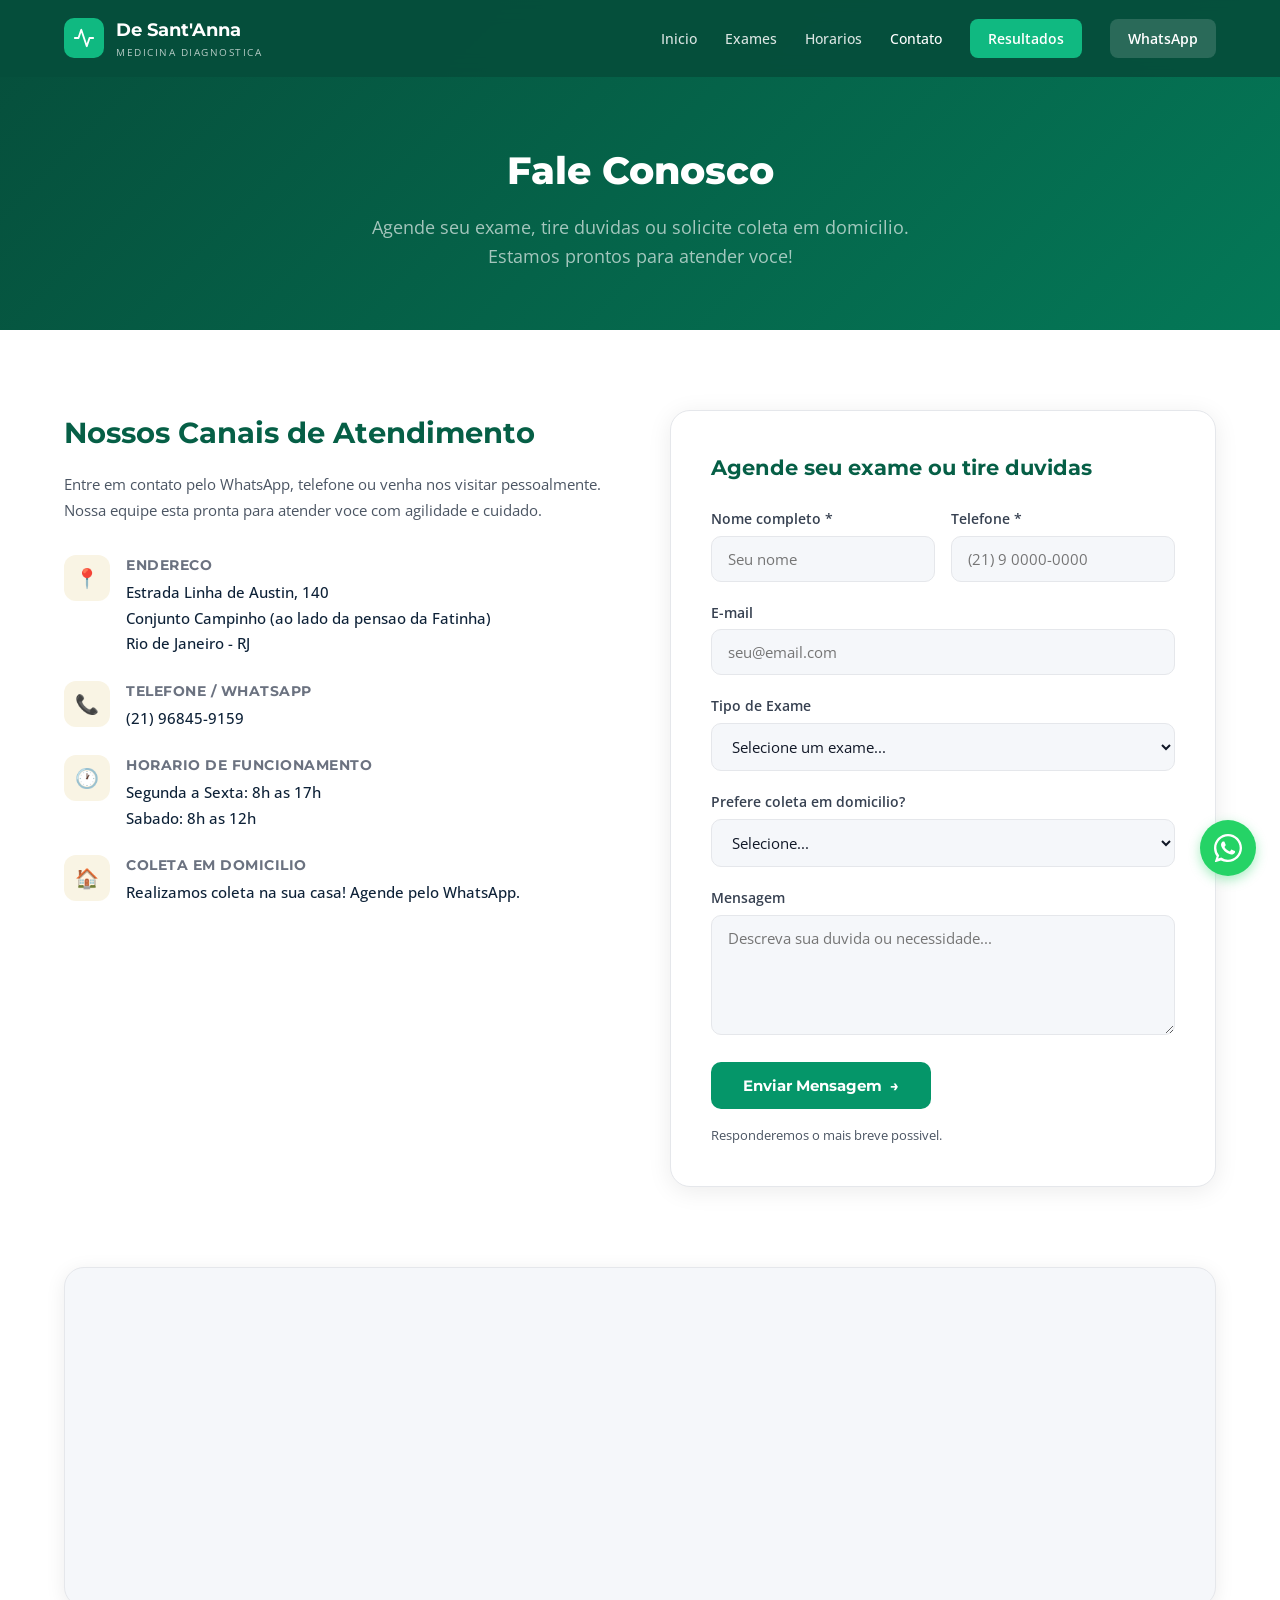
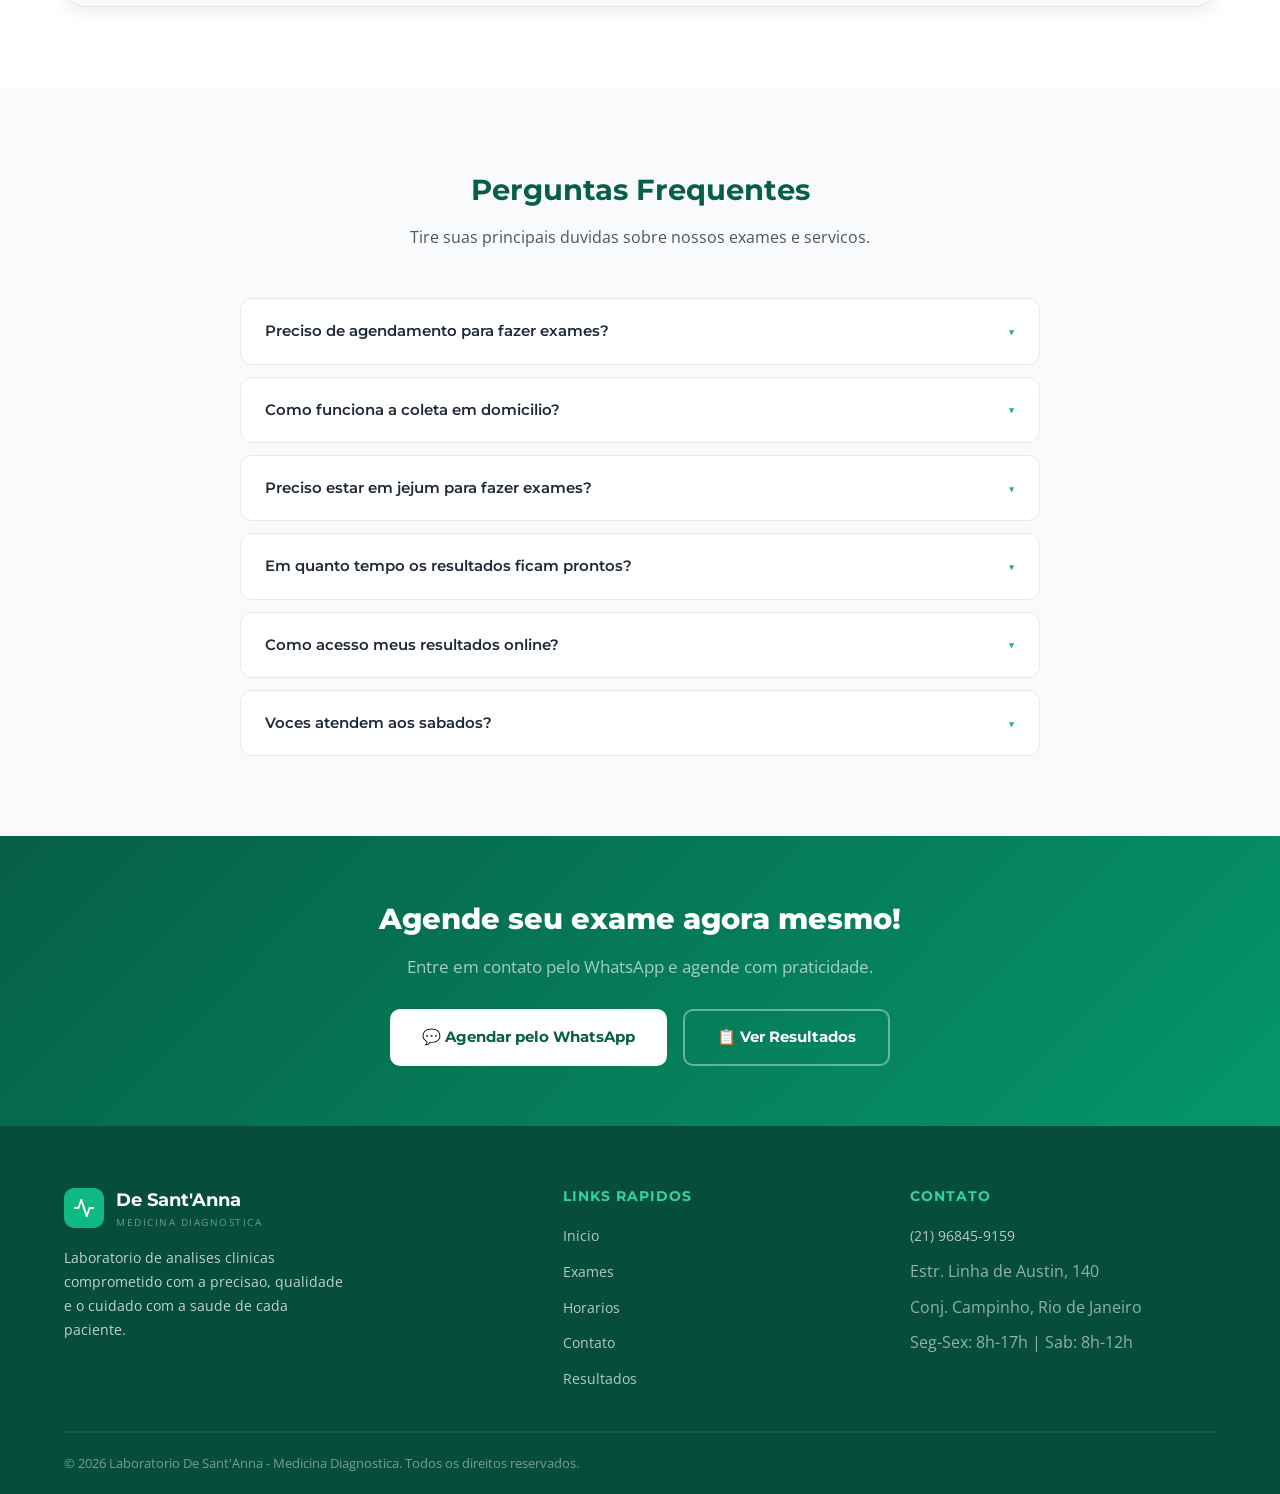
<file: lab-desantana/contato.html>
<!DOCTYPE html>
<html lang="pt-BR">
<head>
  <meta charset="UTF-8" />
  <meta name="viewport" content="width=device-width, initial-scale=1.0" />
  <meta name="description" content="Entre em contato com o Laboratório De Sant'Anna - Medicina Diagnóstica. Agende seu exame, tire dúvidas ou solicite coleta em domicílio." />
  <title>Contato | Laboratório De Sant'Anna - Medicina Diagnóstica</title>
  <link rel="preconnect" href="https://fonts.googleapis.com">
  <link href="https://fonts.googleapis.com/css2?family=Montserrat:wght@400;500;600;700;800&family=Open+Sans:wght@400;500;600&display=swap" rel="stylesheet">
  <link rel="stylesheet" href="styles.css" />
  <style>
    *, *::before, *::after { margin: 0; padding: 0; box-sizing: border-box; }
    :root {
      --green-900: #064e3b; --green-800: #065f46; --green-700: #047857;
      --green-600: #059669; --green-500: #10b981; --green-400: #34d399;
      --green-100: #d1fae5; --green-50: #ecfdf5; --white: #ffffff;
      --gray-50: #f9fafb; --gray-100: #f3f4f6; --gray-200: #e5e7eb;
      --gray-600: #4b5563; --gray-700: #374151; --gray-800: #1f2937;
    }
    body { font-family: 'Open Sans', sans-serif; color: var(--gray-700); }
    .container { max-width: 1200px; margin: 0 auto; padding: 0 24px; }
    h1, h2, h3, h4 { font-family: 'Montserrat', sans-serif; }

    /* NAVBAR */
    .navbar {
      position: fixed; top: 0; left: 0; right: 0; z-index: 1000;
      padding: 16px 0; transition: all .3s;
      background: rgba(6,78,59,.95); backdrop-filter: blur(10px);
    }
    .navbar.scrolled { padding: 10px 0; box-shadow: 0 2px 20px rgba(0,0,0,.15); }
    .navbar .container { display: flex; align-items: center; justify-content: space-between; }
    .navbar-brand {
      display: flex; align-items: center; gap: 12px;
      text-decoration: none; color: var(--white);
    }
    .navbar-brand .logo-icon {
      width: 40px; height: 40px; background: var(--green-500);
      border-radius: 10px; display: flex; align-items: center; justify-content: center;
    }
    .navbar-brand .logo-icon svg { width: 22px; height: 22px; }
    .navbar-brand span { font-family: 'Montserrat', sans-serif; font-weight: 700; font-size: 1.1rem; }
    .navbar-brand small { display: block; font-size: .65rem; opacity: .7; letter-spacing: 1.5px; }
    .nav-links { display: flex; align-items: center; gap: 28px; }
    .nav-links a { color: rgba(255,255,255,.85); text-decoration: none; font-size: .9rem; font-weight: 500; transition: color .2s; }
    .nav-links a:hover { color: var(--white); }
    .hamburger {
      display: none; flex-direction: column; gap: 5px; background: none; border: none; cursor: pointer; padding: 4px;
    }
    .hamburger span { display: block; width: 24px; height: 2px; background: var(--white); border-radius: 2px; transition: all .3s; }
    .hamburger.active span:nth-child(1) { transform: rotate(45deg) translate(5px,5px); }
    .hamburger.active span:nth-child(2) { opacity: 0; }
    .hamburger.active span:nth-child(3) { transform: rotate(-45deg) translate(5px,-5px); }

    /* MOBILE MENU */
    .mobile-menu {
      position: fixed; top: 72px; left: 0; right: 0; z-index: 999;
      background: var(--white); padding: 20px 24px; display: none;
      flex-direction: column; gap: 12px;
      box-shadow: 0 8px 30px rgba(0,0,0,.1); border-bottom: 3px solid var(--green-500);
    }
    .mobile-menu.open { display: flex; }
    .mobile-menu a { font-family: 'Montserrat', sans-serif; font-weight: 500; font-size: 1rem; color: var(--gray-700); padding: 8px 0; text-decoration: none; }

    /* PAGE HERO */
    .page-hero {
      background: linear-gradient(135deg, var(--green-900) 0%, var(--green-700) 100%);
      padding: 140px 0 60px; text-align: center; color: var(--white);
    }
    .page-hero h1 { font-size: 2.4rem; margin-bottom: 12px; }
    .page-hero p { font-size: 1.1rem; opacity: .85; max-width: 600px; margin: 0 auto; }

    /* CONTACT SECTION */
    .contact-section { padding: 80px 0; }
    .contact-inner { display: grid; grid-template-columns: 1fr 1fr; gap: 60px; align-items: start; }
    .contact-info h2 { font-size: 1.8rem; color: var(--green-800); margin-bottom: 16px; }
    .contact-info > p { color: var(--gray-600); line-height: 1.7; margin-bottom: 32px; }
    .contact-items { display: flex; flex-direction: column; gap: 24px; }
    .contact-item { display: flex; gap: 16px; align-items: flex-start; }
    .c-icon {
      width: 48px; height: 48px; background: var(--green-50); border-radius: 12px;
      display: flex; align-items: center; justify-content: center; font-size: 1.3rem; flex-shrink: 0;
    }
    .c-text strong { display: block; font-family: 'Montserrat', sans-serif; font-size: .95rem; color: var(--gray-800); margin-bottom: 4px; }
    .c-text span { font-size: .9rem; color: var(--gray-600); line-height: 1.5; }

    /* FORM */
    .contact-form-wrap {
      background: var(--white); border-radius: 20px; padding: 40px;
      box-shadow: 0 4px 24px rgba(0,0,0,.08); border: 1px solid var(--gray-200);
    }
    .contact-form-wrap h3 { font-size: 1.3rem; color: var(--green-800); margin-bottom: 24px; }
    .form-group { margin-bottom: 20px; }
    .form-group label { display: block; font-weight: 600; font-size: .85rem; color: var(--gray-700); margin-bottom: 6px; }
    .form-group input, .form-group select, .form-group textarea {
      width: 100%; padding: 12px 16px; border: 1px solid var(--gray-200); border-radius: 10px;
      font-family: 'Open Sans', sans-serif; font-size: .95rem; transition: border-color .2s;
    }
    .form-group input:focus, .form-group select:focus, .form-group textarea:focus {
      outline: none; border-color: var(--green-500);
    }
    .form-group textarea { min-height: 120px; resize: vertical; }
    .form-row { display: grid; grid-template-columns: 1fr 1fr; gap: 16px; }
    .form-submit { display: flex; align-items: center; gap: 16px; flex-wrap: wrap; }
    .btn-primary {
      background: var(--green-600); color: var(--white); border: none; padding: 14px 32px;
      border-radius: 10px; font-family: 'Montserrat', sans-serif; font-weight: 700;
      font-size: .95rem; cursor: pointer; transition: background .3s; display: inline-flex; align-items: center; gap: 8px;
    }
    .btn-primary:hover { background: var(--green-500); }
    .form-note { font-size: .8rem; color: var(--gray-600); }
    .form-success { display: none; padding: 16px; background: var(--green-50); color: var(--green-800); border-radius: 10px; margin-top: 16px; font-weight: 600; }

    /* MAP */
    .map-section { padding: 0 0 80px; }
    .map-wrap { border-radius: 20px; overflow: hidden; box-shadow: 0 4px 20px rgba(0,0,0,.08); }
    .map-wrap iframe { width: 100%; height: 400px; border: none; }

    /* CTA */
    .cta-section {
      background: linear-gradient(135deg, var(--green-800) 0%, var(--green-600) 100%);
      padding: 60px 0; text-align: center; color: var(--white);
    }
    .cta-section h2 { font-size: 1.8rem; margin-bottom: 12px; }
    .cta-section p { opacity: .85; margin-bottom: 28px; }
    .cta-buttons { display: flex; gap: 16px; justify-content: center; flex-wrap: wrap; }
    .cta-buttons .btn-primary { background: var(--white); color: var(--green-800); }
    .cta-buttons .btn-primary:hover { background: var(--green-50); }
    .btn-outline-light {
      border: 2px solid rgba(255,255,255,.4); color: var(--white); padding: 14px 32px;
      border-radius: 10px; font-family: 'Montserrat', sans-serif; font-weight: 700;
      font-size: .95rem; text-decoration: none; transition: all .3s; display: inline-flex; align-items: center; gap: 8px;
    }
    .btn-outline-light:hover { background: rgba(255,255,255,.1); border-color: rgba(255,255,255,.6); }

    /* FAQ */
    .faq-section { padding: 80px 0; background: var(--gray-50); }
    .section-header { text-align: center; margin-bottom: 48px; }
    .section-header h2 { font-size: 1.8rem; color: var(--green-800); margin-bottom: 12px; }
    .section-header p { color: var(--gray-600); max-width: 600px; margin: 0 auto; }
    .faq-list { max-width: 800px; margin: 0 auto; display: flex; flex-direction: column; gap: 12px; }
    .faq-item { background: var(--white); border-radius: 12px; border: 1px solid var(--gray-200); overflow: hidden; }
    .faq-question {
      padding: 20px 24px; font-family: 'Montserrat', sans-serif; font-weight: 600;
      font-size: .95rem; color: var(--gray-800); cursor: pointer;
      display: flex; justify-content: space-between; align-items: center;
    }
    .faq-arrow { font-size: .75rem; transition: transform .3s; color: var(--green-500); }
    .faq-item.open .faq-arrow { transform: rotate(180deg); }
    .faq-answer {
      max-height: 0; overflow: hidden; transition: max-height .3s, padding .3s;
      padding: 0 24px; color: var(--gray-600); line-height: 1.7; font-size: .9rem;
    }
    .faq-item.open .faq-answer { max-height: 300px; padding: 0 24px 20px; }

    /* FOOTER */
    .footer { background: var(--green-900); color: rgba(255,255,255,.75); padding: 60px 0 0; }
    .footer-grid { display: grid; grid-template-columns: 1.5fr 1fr 1fr; gap: 40px; padding-bottom: 40px; }
    .footer h4 { font-size: .85rem; text-transform: uppercase; letter-spacing: 1px; color: var(--green-400); margin-bottom: 16px; }
    .footer ul { list-style: none; display: flex; flex-direction: column; gap: 10px; }
    .footer ul a { color: rgba(255,255,255,.7); text-decoration: none; font-size: .9rem; transition: color .2s; }
    .footer ul a:hover { color: var(--white); }
    .footer-bottom {
      border-top: 1px solid rgba(255,255,255,.1); padding: 20px 0;
      font-size: .82rem; text-align: center; opacity: .6;
    }

    /* WHATSAPP FLOAT */
    .whatsapp-float {
      position: fixed; bottom: 24px; right: 24px; z-index: 999;
      width: 56px; height: 56px; background: #25d366; border-radius: 50%;
      display: flex; align-items: center; justify-content: center;
      box-shadow: 0 4px 12px rgba(37,211,102,.4); transition: transform .2s;
    }
    .whatsapp-float:hover { transform: scale(1.1); }
    .whatsapp-float svg { width: 28px; height: 28px; fill: white; }

    @media (max-width: 992px) {
      .contact-inner { grid-template-columns: 1fr; }
      .footer-grid { grid-template-columns: 1fr; gap: 32px; }
    }
    @media (max-width: 768px) {
      .nav-links { display: none; }
      .hamburger { display: flex; }
      .page-hero h1 { font-size: 1.8rem; }
      .form-row { grid-template-columns: 1fr; }
    }
  </style>
</head>
<body>

  <!-- NAVBAR -->
  <nav class="navbar" id="navbar">
    <div class="container">
      <a href="index.html" class="navbar-brand">
        <div class="logo-icon">
          <svg viewBox="0 0 24 24" fill="none" stroke="white" stroke-width="2" stroke-linecap="round" stroke-linejoin="round">
            <path d="M22 12h-4l-3 9L9 3l-3 9H2"/>
          </svg>
        </div>
        <div>
          <span>De Sant'Anna</span>
          <small>MEDICINA DIAGNOSTICA</small>
        </div>
      </a>
      <div class="nav-links" id="navLinks">
        <a href="index.html">Inicio</a>
        <a href="index.html#servicos">Exames</a>
        <a href="index.html#horarios">Horarios</a>
        <a href="contato.html" style="color:var(--white)">Contato</a>
        <a href="https://www.dsmedlab.com.br" target="_blank" style="background:var(--green-500);color:#fff;padding:8px 18px;border-radius:8px;font-weight:600">Resultados</a>
        <a href="https://wa.me/5521968459159" target="_blank" style="background:rgba(255,255,255,.15);padding:8px 18px;border-radius:8px;font-weight:600;color:var(--white)">WhatsApp</a>
      </div>
      <button class="hamburger" id="hamburger" aria-label="Menu">
        <span></span><span></span><span></span>
      </button>
    </div>
  </nav>

  <!-- MOBILE MENU -->
  <div class="mobile-menu" id="mobileMenu">
    <a href="index.html" onclick="closeMobile()">Inicio</a>
    <a href="index.html#servicos" onclick="closeMobile()">Exames</a>
    <a href="index.html#horarios" onclick="closeMobile()">Horarios</a>
    <a href="contato.html" onclick="closeMobile()">Contato</a>
    <a href="https://www.dsmedlab.com.br" target="_blank" onclick="closeMobile()" style="background:var(--green-500);color:#fff;padding:12px 24px;border-radius:10px;font-weight:600;text-align:center">Resultados de Exames</a>
    <a href="https://wa.me/5521968459159" target="_blank" style="background:#25d366;color:#fff;padding:12px 24px;border-radius:10px;font-weight:600;text-align:center">WhatsApp</a>
  </div>

  <!-- PAGE HERO -->
  <section class="page-hero">
    <div class="container">
      <h1>Fale Conosco</h1>
      <p>Agende seu exame, tire duvidas ou solicite coleta em domicilio. Estamos prontos para atender voce!</p>
    </div>
  </section>

  <!-- CONTACT -->
  <section class="contact-section">
    <div class="container">
      <div class="contact-inner">

        <!-- INFO -->
        <div class="contact-info">
          <h2>Nossos Canais de Atendimento</h2>
          <p>
            Entre em contato pelo WhatsApp, telefone ou venha nos visitar pessoalmente.
            Nossa equipe esta pronta para atender voce com agilidade e cuidado.
          </p>

          <div class="contact-items">
            <div class="contact-item">
              <div class="c-icon">📍</div>
              <div class="c-text">
                <strong>Endereco</strong>
                <span>Estrada Linha de Austin, 140<br>Conjunto Campinho (ao lado da pensao da Fatinha)<br>Rio de Janeiro - RJ</span>
              </div>
            </div>
            <div class="contact-item">
              <div class="c-icon">📞</div>
              <div class="c-text">
                <strong>Telefone / WhatsApp</strong>
                <span>(21) 96845-9159</span>
              </div>
            </div>
            <div class="contact-item">
              <div class="c-icon">🕐</div>
              <div class="c-text">
                <strong>Horario de Funcionamento</strong>
                <span>Segunda a Sexta: 8h as 17h<br>Sabado: 8h as 12h</span>
              </div>
            </div>
            <div class="contact-item">
              <div class="c-icon">🏠</div>
              <div class="c-text">
                <strong>Coleta em Domicilio</strong>
                <span>Realizamos coleta na sua casa! Agende pelo WhatsApp.</span>
              </div>
            </div>
          </div>
        </div>

        <!-- FORM -->
        <div class="contact-form-wrap">
          <h3>Agende seu exame ou tire duvidas</h3>

          <form id="contactForm" novalidate>
            <div class="form-row">
              <div class="form-group">
                <label for="nome">Nome completo *</label>
                <input type="text" id="nome" name="nome" placeholder="Seu nome" required />
              </div>
              <div class="form-group">
                <label for="telefone">Telefone *</label>
                <input type="tel" id="telefone" name="telefone" placeholder="(21) 9 0000-0000" required />
              </div>
            </div>

            <div class="form-group">
              <label for="email">E-mail</label>
              <input type="email" id="email" name="email" placeholder="seu@email.com" />
            </div>

            <div class="form-group">
              <label for="servico">Tipo de Exame</label>
              <select id="servico" name="servico">
                <option value="">Selecione um exame...</option>
                <option value="hemograma">Hemograma</option>
                <option value="glicose">Glicose</option>
                <option value="colesterol">Colesterol</option>
                <option value="triglicerideos">Triglicerideos</option>
                <option value="gravidez">Teste de Gravidez</option>
                <option value="fezes-urina">Fezes / Urina</option>
                <option value="hiv">HIV</option>
                <option value="hepatite">Hepatite</option>
                <option value="covid">COVID</option>
                <option value="toxicologico">Toxicologico</option>
                <option value="sexagem">Sexagem Fetal</option>
                <option value="dna">DNA</option>
                <option value="outro">Outro</option>
              </select>
            </div>

            <div class="form-group">
              <label for="coleta">Prefere coleta em domicilio?</label>
              <select id="coleta" name="coleta">
                <option value="">Selecione...</option>
                <option value="sim">Sim, quero coleta em casa</option>
                <option value="nao">Nao, vou ate o laboratorio</option>
              </select>
            </div>

            <div class="form-group">
              <label for="mensagem">Mensagem</label>
              <textarea id="mensagem" name="mensagem" placeholder="Descreva sua duvida ou necessidade..."></textarea>
            </div>

            <div class="form-submit">
              <button type="submit" class="btn-primary" id="submitBtn">
                <span>Enviar Mensagem</span>
                <span>→</span>
              </button>
              <span class="form-note">Responderemos o mais breve possivel.</span>
            </div>

            <div class="form-success" id="formSuccess">
              Mensagem enviada com sucesso! Entraremos em contato em breve.
            </div>
          </form>
        </div>

      </div>
    </div>
  </section>

  <!-- MAP -->
  <section class="map-section">
    <div class="container">
      <div class="map-wrap">
        <iframe
          src="https://www.google.com/maps/embed?pb=!1m18!1m12!1m3!1d3677.5!2d-43.35!3d-22.73!2m3!1f0!2f0!3f0!3m2!1i1024!2i768!4f13.1!3m3!1m2!1s0x0%3A0x0!2sEstrada+Linha+de+Austin+140+Rio+de+Janeiro!5e0!3m2!1spt-BR!2sbr!4v1"
          allowfullscreen="" loading="lazy" referrerpolicy="no-referrer-when-downgrade">
        </iframe>
      </div>
    </div>
  </section>

  <!-- FAQ -->
  <section class="faq-section">
    <div class="container">
      <div class="section-header">
        <h2>Perguntas Frequentes</h2>
        <p>Tire suas principais duvidas sobre nossos exames e servicos.</p>
      </div>

      <div class="faq-list">

        <div class="faq-item">
          <div class="faq-question" onclick="this.parentElement.classList.toggle('open')">
            Preciso de agendamento para fazer exames?
            <span class="faq-arrow">▼</span>
          </div>
          <div class="faq-answer">
            Para a maioria dos exames voce pode comparecer diretamente ao laboratorio no horario de funcionamento. Para exames especificos como DNA e Sexagem Fetal, recomendamos agendar pelo WhatsApp para garantir disponibilidade.
          </div>
        </div>

        <div class="faq-item">
          <div class="faq-question" onclick="this.parentElement.classList.toggle('open')">
            Como funciona a coleta em domicilio?
            <span class="faq-arrow">▼</span>
          </div>
          <div class="faq-answer">
            Basta entrar em contato pelo WhatsApp (21) 96845-9159, informar o exame desejado e o endereco. Nossa equipe vai ate voce no horario combinado para realizar a coleta com todo conforto e seguranca.
          </div>
        </div>

        <div class="faq-item">
          <div class="faq-question" onclick="this.parentElement.classList.toggle('open')">
            Preciso estar em jejum para fazer exames?
            <span class="faq-arrow">▼</span>
          </div>
          <div class="faq-answer">
            Depende do exame. Para exames como Glicose, Colesterol e Triglicerideos, recomenda-se jejum de 8 a 12 horas. Para outros exames como HIV, Hepatite e COVID, nao e necessario jejum. Consulte-nos pelo WhatsApp para orientacoes especificas.
          </div>
        </div>

        <div class="faq-item">
          <div class="faq-question" onclick="this.parentElement.classList.toggle('open')">
            Em quanto tempo os resultados ficam prontos?
            <span class="faq-arrow">▼</span>
          </div>
          <div class="faq-answer">
            O prazo varia conforme o exame. Exames de rotina como Hemograma e Glicose costumam ficar prontos no mesmo dia ou em ate 24h. Exames mais complexos como DNA podem levar alguns dias. Os resultados ficam disponiveis no site <a href="https://www.dsmedlab.com.br" target="_blank" style="color:var(--green-600);font-weight:600">www.dsmedlab.com.br</a>.
          </div>
        </div>

        <div class="faq-item">
          <div class="faq-question" onclick="this.parentElement.classList.toggle('open')">
            Como acesso meus resultados online?
            <span class="faq-arrow">▼</span>
          </div>
          <div class="faq-answer">
            Acesse o site <a href="https://www.dsmedlab.com.br" target="_blank" style="color:var(--green-600);font-weight:600">www.dsmedlab.com.br</a> e utilize os dados de acesso fornecidos no momento da coleta para consultar seus resultados de forma rapida e segura.
          </div>
        </div>

        <div class="faq-item">
          <div class="faq-question" onclick="this.parentElement.classList.toggle('open')">
            Voces atendem aos sabados?
            <span class="faq-arrow">▼</span>
          </div>
          <div class="faq-answer">
            Sim! Atendemos aos sabados das 8h as 12h. De segunda a sexta o horario e das 8h as 17h.
          </div>
        </div>

      </div>
    </div>
  </section>

  <!-- CTA -->
  <section class="cta-section">
    <div class="container">
      <h2>Agende seu exame agora mesmo!</h2>
      <p>Entre em contato pelo WhatsApp e agende com praticidade.</p>
      <div class="cta-buttons">
        <a href="https://wa.me/5521968459159?text=Ola! Gostaria de agendar um exame." target="_blank" class="btn-primary">💬 Agendar pelo WhatsApp</a>
        <a href="https://www.dsmedlab.com.br" target="_blank" class="btn-outline-light">📋 Ver Resultados</a>
      </div>
    </div>
  </section>

  <!-- FOOTER -->
  <footer class="footer">
    <div class="container">
      <div class="footer-grid">
        <div class="footer-brand">
          <a href="index.html" class="navbar-brand" style="color:var(--white);text-decoration:none">
            <div class="logo-icon">
              <svg viewBox="0 0 24 24" fill="none" stroke="white" stroke-width="2" stroke-linecap="round" stroke-linejoin="round"><path d="M22 12h-4l-3 9L9 3l-3 9H2"/></svg>
            </div>
            <div>
              <span style="color:var(--white)">De Sant'Anna</span>
              <small style="color:rgba(255,255,255,.6)">MEDICINA DIAGNOSTICA</small>
            </div>
          </a>
          <p style="margin-top:16px">Laboratorio de analises clinicas comprometido com a precisao, qualidade e o cuidado com a saude de cada paciente.</p>
        </div>
        <div>
          <h4>Links Rapidos</h4>
          <ul>
            <li><a href="index.html">Inicio</a></li>
            <li><a href="index.html#servicos">Exames</a></li>
            <li><a href="index.html#horarios">Horarios</a></li>
            <li><a href="contato.html">Contato</a></li>
            <li><a href="https://www.dsmedlab.com.br" target="_blank">Resultados</a></li>
          </ul>
        </div>
        <div>
          <h4>Contato</h4>
          <ul>
            <li><a href="https://wa.me/5521968459159" target="_blank">(21) 96845-9159</a></li>
            <li><span style="opacity:.75">Estr. Linha de Austin, 140</span></li>
            <li><span style="opacity:.75">Conj. Campinho, Rio de Janeiro</span></li>
            <li><span style="opacity:.75">Seg-Sex: 8h-17h | Sab: 8h-12h</span></li>
          </ul>
        </div>
      </div>
      <div class="footer-bottom">
        &copy; 2026 Laboratorio De Sant'Anna - Medicina Diagnostica. Todos os direitos reservados.
      </div>
    </div>
  </footer>

  <!-- WHATSAPP FLOAT -->
  <a href="https://wa.me/5521968459159?text=Ola! Gostaria de informacoes sobre exames." target="_blank" class="whatsapp-float" aria-label="WhatsApp">
    <svg viewBox="0 0 24 24" fill="currentColor"><path d="M17.472 14.382c-.297-.149-1.758-.867-2.03-.967-.273-.099-.471-.148-.67.15-.197.297-.767.966-.94 1.164-.173.199-.347.223-.644.075-.297-.15-1.255-.463-2.39-1.475-.883-.788-1.48-1.761-1.653-2.059-.173-.297-.018-.458.13-.606.134-.133.298-.347.446-.52.149-.174.198-.298.298-.497.099-.198.05-.371-.025-.52-.075-.149-.669-1.612-.916-2.207-.242-.579-.487-.5-.669-.51-.173-.008-.371-.01-.57-.01-.198 0-.52.074-.792.372-.272.297-1.04 1.016-1.04 2.479 0 1.462 1.065 2.875 1.213 3.074.149.198 2.096 3.2 5.077 4.487.709.306 1.262.489 1.694.625.712.227 1.36.195 1.871.118.571-.085 1.758-.719 2.006-1.413.248-.694.248-1.289.173-1.413-.074-.124-.272-.198-.57-.347z"/><path d="M12 0C5.373 0 0 5.373 0 12c0 2.625.846 5.059 2.284 7.034L.789 23.492a.5.5 0 00.612.616l4.529-1.47A11.94 11.94 0 0012 24c6.627 0 12-5.373 12-12S18.627 0 12 0zm0 22a9.94 9.94 0 01-5.39-1.59l-.386-.238-2.685.871.9-2.636-.263-.416A9.935 9.935 0 012 12C2 6.486 6.486 2 12 2s10 4.486 10 10-4.486 10-10 10z"/></svg>
  </a>

  <script>
    // Navbar scroll
    const navbar = document.getElementById('navbar');
    window.addEventListener('scroll', () => {
      navbar.classList.toggle('scrolled', window.scrollY > 20);
    });

    // Mobile menu
    const hamburger = document.getElementById('hamburger');
    const mobileMenu = document.getElementById('mobileMenu');
    hamburger.addEventListener('click', () => {
      hamburger.classList.toggle('active');
      mobileMenu.classList.toggle('open');
    });
    function closeMobile() {
      hamburger.classList.remove('active');
      mobileMenu.classList.remove('open');
    }

    // Form submit
    document.getElementById('contactForm').addEventListener('submit', function(e) {
      e.preventDefault();
      const nome = document.getElementById('nome').value;
      const telefone = document.getElementById('telefone').value;
      const servico = document.getElementById('servico').value;
      const coleta = document.getElementById('coleta').value;
      const mensagem = document.getElementById('mensagem').value;

      let texto = `Ola! Meu nome e ${nome}.`;
      if (servico) texto += ` Gostaria de informacoes sobre o exame: ${servico}.`;
      if (coleta === 'sim') texto += ` Tenho interesse em coleta em domicilio.`;
      if (mensagem) texto += ` ${mensagem}`;

      window.open(`https://wa.me/5521968459159?text=${encodeURIComponent(texto)}`, '_blank');
      document.getElementById('formSuccess').style.display = 'block';
    });
  </script>
</body>
</html>
</file>
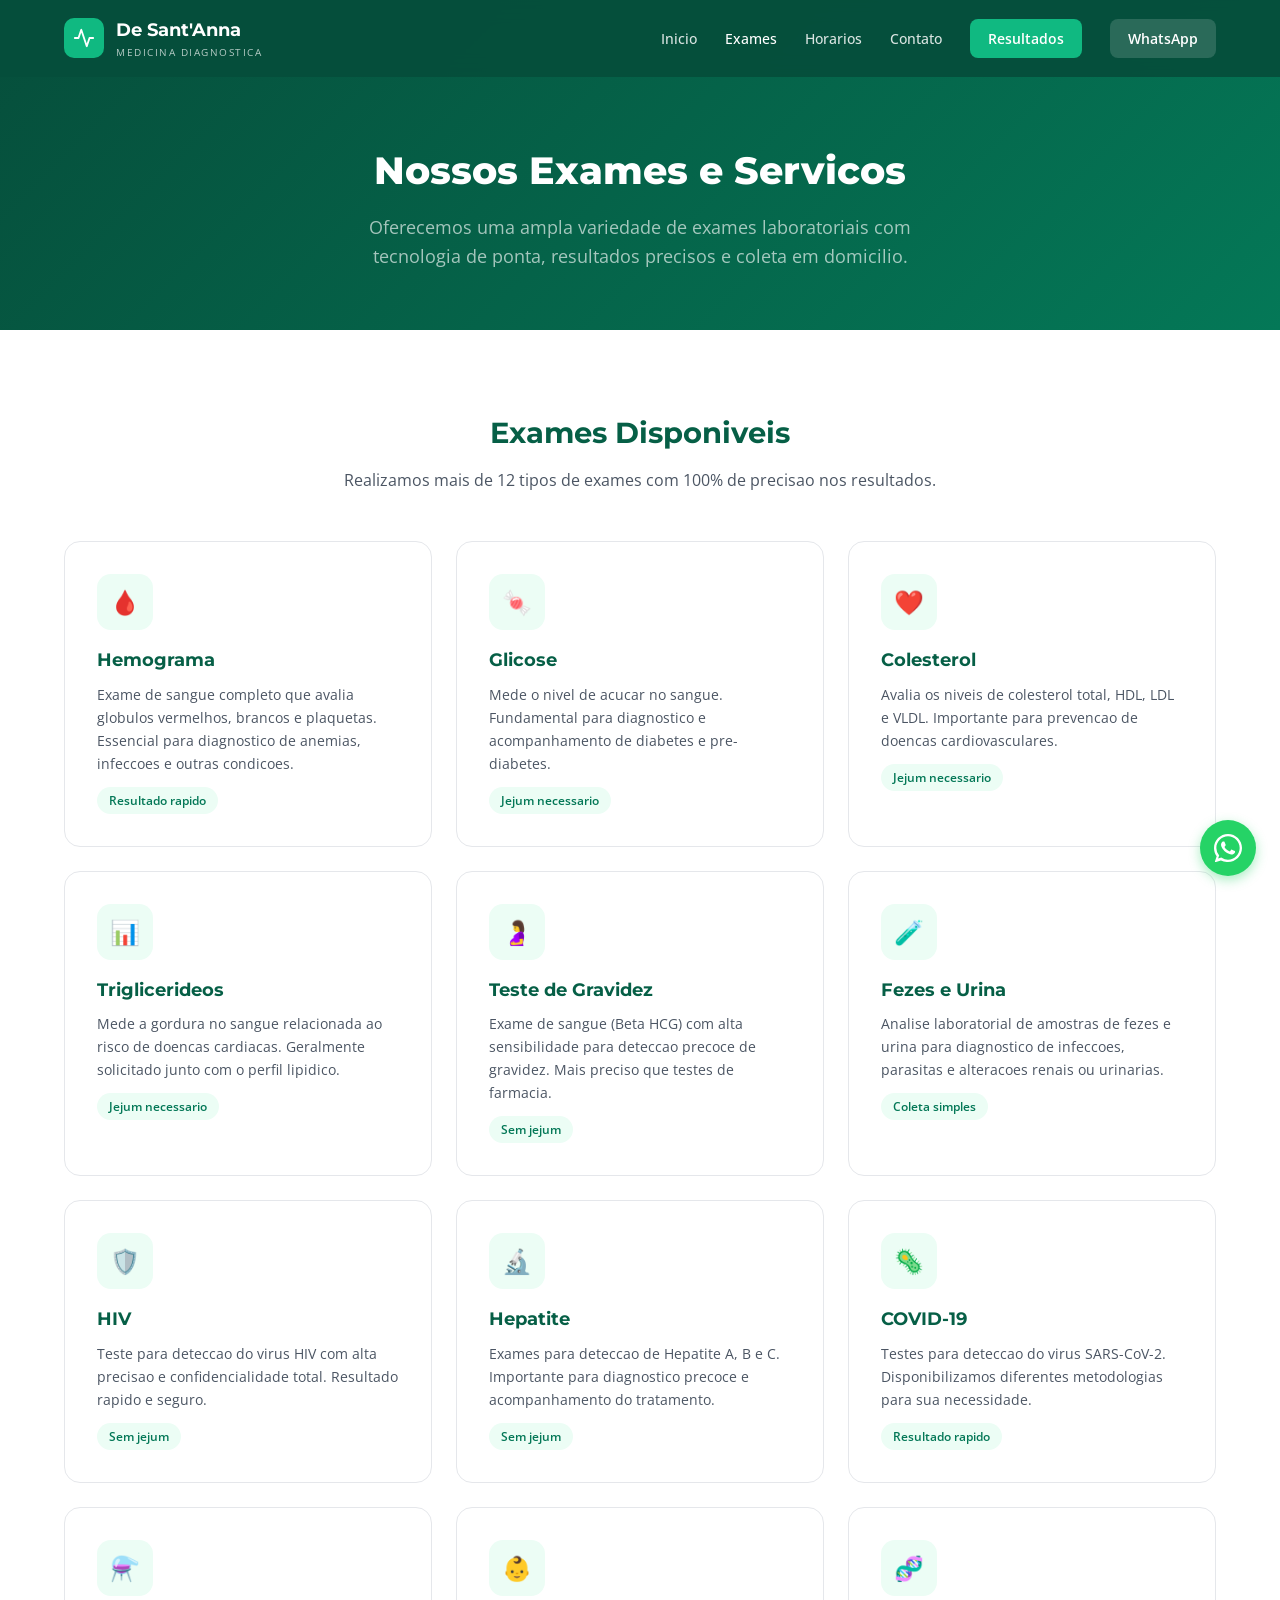
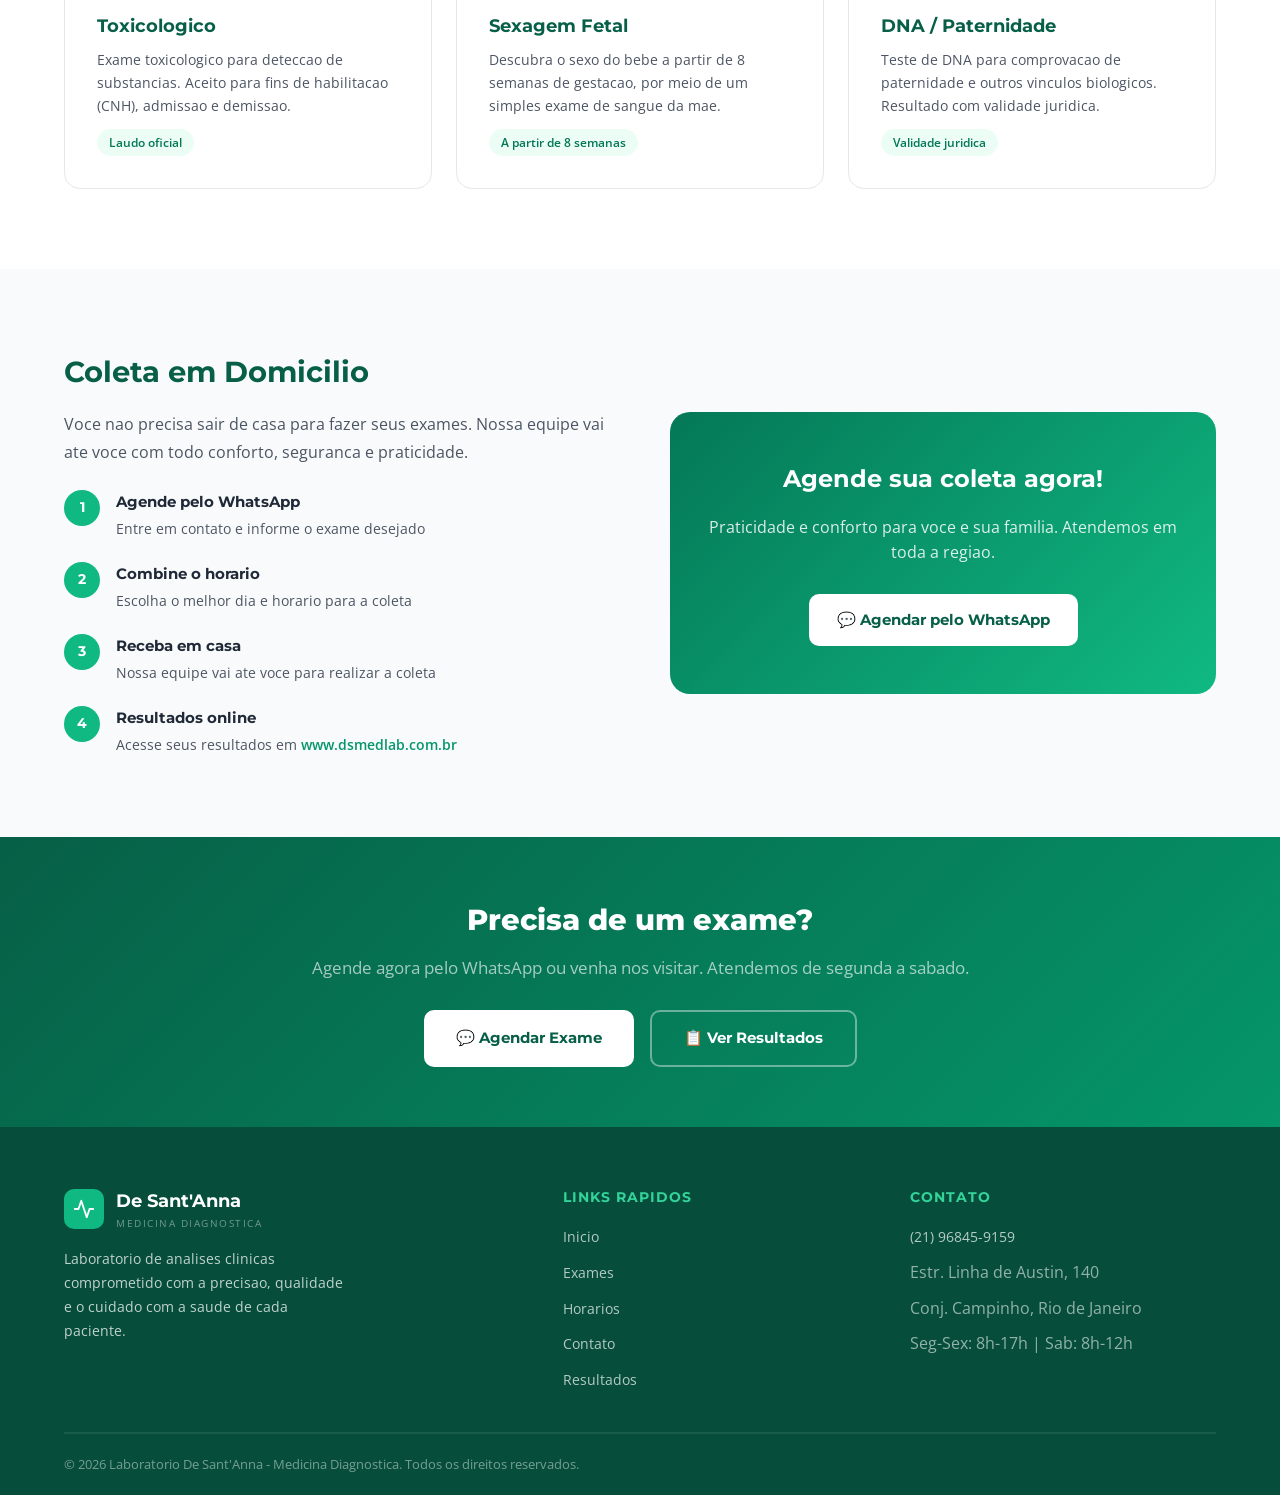
<file: lab-desantana/servicos.html>
<!DOCTYPE html>
<html lang="pt-BR">
<head>
  <meta charset="UTF-8" />
  <meta name="viewport" content="width=device-width, initial-scale=1.0" />
  <meta name="description" content="Conheça todos os exames do Laboratório De Sant'Anna: Hemograma, Glicose, Colesterol, HIV, COVID, DNA, Toxicológico e muito mais. Coleta em domicílio disponível." />
  <title>Exames e Serviços | Laboratório De Sant'Anna - Medicina Diagnóstica</title>
  <link rel="preconnect" href="https://fonts.googleapis.com">
  <link href="https://fonts.googleapis.com/css2?family=Montserrat:wght@400;500;600;700;800&family=Open+Sans:wght@400;500;600&display=swap" rel="stylesheet">
  <link rel="stylesheet" href="styles.css" />
  <style>
    *, *::before, *::after { margin: 0; padding: 0; box-sizing: border-box; }
    :root {
      --green-900: #064e3b; --green-800: #065f46; --green-700: #047857;
      --green-600: #059669; --green-500: #10b981; --green-400: #34d399;
      --green-100: #d1fae5; --green-50: #ecfdf5; --white: #ffffff;
      --gray-50: #f9fafb; --gray-100: #f3f4f6; --gray-200: #e5e7eb;
      --gray-600: #4b5563; --gray-700: #374151; --gray-800: #1f2937;
    }
    body { font-family: 'Open Sans', sans-serif; color: var(--gray-700); }
    .container { max-width: 1200px; margin: 0 auto; padding: 0 24px; }
    h1, h2, h3, h4 { font-family: 'Montserrat', sans-serif; }

    /* NAVBAR */
    .navbar {
      position: fixed; top: 0; left: 0; right: 0; z-index: 1000;
      padding: 16px 0; transition: all .3s;
      background: rgba(6,78,59,.95); backdrop-filter: blur(10px);
    }
    .navbar.scrolled { padding: 10px 0; box-shadow: 0 2px 20px rgba(0,0,0,.15); }
    .navbar .container { display: flex; align-items: center; justify-content: space-between; }
    .navbar-brand {
      display: flex; align-items: center; gap: 12px;
      text-decoration: none; color: var(--white);
    }
    .navbar-brand .logo-icon {
      width: 40px; height: 40px; background: var(--green-500);
      border-radius: 10px; display: flex; align-items: center; justify-content: center;
    }
    .navbar-brand .logo-icon svg { width: 22px; height: 22px; }
    .navbar-brand span { font-family: 'Montserrat', sans-serif; font-weight: 700; font-size: 1.1rem; }
    .navbar-brand small { display: block; font-size: .65rem; opacity: .7; letter-spacing: 1.5px; }
    .nav-links { display: flex; align-items: center; gap: 28px; }
    .nav-links a { color: rgba(255,255,255,.85); text-decoration: none; font-size: .9rem; font-weight: 500; transition: color .2s; }
    .nav-links a:hover { color: var(--white); }
    .hamburger {
      display: none; flex-direction: column; gap: 5px; background: none; border: none; cursor: pointer; padding: 4px;
    }
    .hamburger span { display: block; width: 24px; height: 2px; background: var(--white); border-radius: 2px; transition: all .3s; }
    .hamburger.active span:nth-child(1) { transform: rotate(45deg) translate(5px,5px); }
    .hamburger.active span:nth-child(2) { opacity: 0; }
    .hamburger.active span:nth-child(3) { transform: rotate(-45deg) translate(5px,-5px); }

    /* MOBILE MENU */
    .mobile-menu {
      position: fixed; top: 72px; left: 0; right: 0; z-index: 999;
      background: var(--white); padding: 20px 24px; display: none;
      flex-direction: column; gap: 12px;
      box-shadow: 0 8px 30px rgba(0,0,0,.1); border-bottom: 3px solid var(--green-500);
    }
    .mobile-menu.open { display: flex; }
    .mobile-menu a { font-family: 'Montserrat', sans-serif; font-weight: 500; font-size: 1rem; color: var(--gray-700); padding: 8px 0; text-decoration: none; }

    /* PAGE HERO */
    .page-hero {
      background: linear-gradient(135deg, var(--green-900) 0%, var(--green-700) 100%);
      padding: 140px 0 60px; text-align: center; color: var(--white);
    }
    .page-hero h1 { font-size: 2.4rem; margin-bottom: 12px; }
    .page-hero p { font-size: 1.1rem; opacity: .85; max-width: 600px; margin: 0 auto; }

    /* SERVICES GRID */
    .services-section { padding: 80px 0; }
    .section-header { text-align: center; margin-bottom: 48px; }
    .section-header h2 { font-size: 1.8rem; color: var(--green-800); margin-bottom: 12px; }
    .section-header p { color: var(--gray-600); max-width: 600px; margin: 0 auto; }
    .services-grid {
      display: grid; grid-template-columns: repeat(3, 1fr); gap: 24px;
    }
    .service-box {
      background: var(--white); border-radius: 16px; padding: 32px;
      border: 1px solid var(--gray-200); transition: transform .3s, box-shadow .3s;
    }
    .service-box:hover { transform: translateY(-4px); box-shadow: 0 8px 30px rgba(0,0,0,.08); }
    .service-icon {
      width: 56px; height: 56px; background: var(--green-50); border-radius: 14px;
      display: flex; align-items: center; justify-content: center; font-size: 1.5rem; margin-bottom: 16px;
    }
    .service-box h3 { font-size: 1.1rem; color: var(--green-800); margin-bottom: 8px; }
    .service-box p { font-size: .9rem; color: var(--gray-600); line-height: 1.6; margin-bottom: 12px; }
    .service-tag {
      display: inline-block; background: var(--green-50); color: var(--green-700);
      padding: 4px 12px; border-radius: 20px; font-size: .75rem; font-weight: 600;
    }

    /* COLETA DOMICILIO */
    .domicilio-section {
      padding: 80px 0; background: var(--gray-50);
    }
    .domicilio-inner {
      display: grid; grid-template-columns: 1fr 1fr; gap: 60px; align-items: center;
    }
    .domicilio-content h2 { font-size: 1.8rem; color: var(--green-800); margin-bottom: 16px; }
    .domicilio-content p { color: var(--gray-600); line-height: 1.7; margin-bottom: 24px; }
    .domicilio-steps { display: flex; flex-direction: column; gap: 20px; }
    .step { display: flex; gap: 16px; align-items: flex-start; }
    .step-num {
      width: 36px; height: 36px; background: var(--green-500); color: var(--white);
      border-radius: 50%; display: flex; align-items: center; justify-content: center;
      font-family: 'Montserrat', sans-serif; font-weight: 700; font-size: .9rem; flex-shrink: 0;
    }
    .step-text strong { display: block; font-family: 'Montserrat', sans-serif; font-size: .95rem; color: var(--gray-800); margin-bottom: 2px; }
    .step-text span { font-size: .85rem; color: var(--gray-600); }
    .domicilio-card {
      background: linear-gradient(135deg, var(--green-700), var(--green-500));
      border-radius: 20px; padding: 48px 36px; color: var(--white); text-align: center;
    }
    .domicilio-card h3 { font-size: 1.5rem; margin-bottom: 16px; }
    .domicilio-card p { opacity: .85; margin-bottom: 28px; line-height: 1.6; }
    .domicilio-card .btn-whatsapp {
      display: inline-flex; align-items: center; gap: 8px;
      background: var(--white); color: var(--green-800); padding: 14px 28px;
      border-radius: 10px; font-family: 'Montserrat', sans-serif; font-weight: 700;
      font-size: .95rem; text-decoration: none; transition: transform .2s;
    }
    .domicilio-card .btn-whatsapp:hover { transform: translateY(-2px); }

    /* CTA */
    .cta-section {
      background: linear-gradient(135deg, var(--green-800) 0%, var(--green-600) 100%);
      padding: 60px 0; text-align: center; color: var(--white);
    }
    .cta-section h2 { font-size: 1.8rem; margin-bottom: 12px; }
    .cta-section p { opacity: .85; margin-bottom: 28px; }
    .cta-buttons { display: flex; gap: 16px; justify-content: center; flex-wrap: wrap; }
    .btn-primary {
      background: var(--white); color: var(--green-800); border: none; padding: 14px 32px;
      border-radius: 10px; font-family: 'Montserrat', sans-serif; font-weight: 700;
      font-size: .95rem; cursor: pointer; text-decoration: none; display: inline-flex; align-items: center; gap: 8px;
      transition: background .3s;
    }
    .btn-primary:hover { background: var(--green-50); }
    .btn-outline-light {
      border: 2px solid rgba(255,255,255,.4); color: var(--white); padding: 14px 32px;
      border-radius: 10px; font-family: 'Montserrat', sans-serif; font-weight: 700;
      font-size: .95rem; text-decoration: none; transition: all .3s; display: inline-flex; align-items: center; gap: 8px;
    }
    .btn-outline-light:hover { background: rgba(255,255,255,.1); border-color: rgba(255,255,255,.6); }

    /* FOOTER */
    .footer { background: var(--green-900); color: rgba(255,255,255,.75); padding: 60px 0 0; }
    .footer-grid { display: grid; grid-template-columns: 1.5fr 1fr 1fr; gap: 40px; padding-bottom: 40px; }
    .footer h4 { font-size: .85rem; text-transform: uppercase; letter-spacing: 1px; color: var(--green-400); margin-bottom: 16px; }
    .footer ul { list-style: none; display: flex; flex-direction: column; gap: 10px; }
    .footer ul a { color: rgba(255,255,255,.7); text-decoration: none; font-size: .9rem; transition: color .2s; }
    .footer ul a:hover { color: var(--white); }
    .footer-bottom {
      border-top: 1px solid rgba(255,255,255,.1); padding: 20px 0;
      font-size: .82rem; text-align: center; opacity: .6;
    }

    /* WHATSAPP FLOAT */
    .whatsapp-float {
      position: fixed; bottom: 24px; right: 24px; z-index: 999;
      width: 56px; height: 56px; background: #25d366; border-radius: 50%;
      display: flex; align-items: center; justify-content: center;
      box-shadow: 0 4px 12px rgba(37,211,102,.4); transition: transform .2s;
    }
    .whatsapp-float:hover { transform: scale(1.1); }
    .whatsapp-float svg { width: 28px; height: 28px; fill: white; }

    @media (max-width: 992px) {
      .services-grid { grid-template-columns: repeat(2, 1fr); }
      .domicilio-inner { grid-template-columns: 1fr; }
      .footer-grid { grid-template-columns: 1fr; gap: 32px; }
    }
    @media (max-width: 768px) {
      .nav-links { display: none; }
      .hamburger { display: flex; }
      .page-hero h1 { font-size: 1.8rem; }
      .services-grid { grid-template-columns: 1fr; }
    }
  </style>
</head>
<body>

  <!-- NAVBAR -->
  <nav class="navbar" id="navbar">
    <div class="container">
      <a href="index.html" class="navbar-brand">
        <div class="logo-icon">
          <svg viewBox="0 0 24 24" fill="none" stroke="white" stroke-width="2" stroke-linecap="round" stroke-linejoin="round">
            <path d="M22 12h-4l-3 9L9 3l-3 9H2"/>
          </svg>
        </div>
        <div>
          <span>De Sant'Anna</span>
          <small>MEDICINA DIAGNOSTICA</small>
        </div>
      </a>
      <div class="nav-links" id="navLinks">
        <a href="index.html">Inicio</a>
        <a href="servicos.html" style="color:var(--white)">Exames</a>
        <a href="index.html#horarios">Horarios</a>
        <a href="contato.html">Contato</a>
        <a href="https://www.dsmedlab.com.br" target="_blank" style="background:var(--green-500);color:#fff;padding:8px 18px;border-radius:8px;font-weight:600">Resultados</a>
        <a href="https://wa.me/5521968459159" target="_blank" style="background:rgba(255,255,255,.15);padding:8px 18px;border-radius:8px;font-weight:600;color:var(--white)">WhatsApp</a>
      </div>
      <button class="hamburger" id="hamburger" aria-label="Menu">
        <span></span><span></span><span></span>
      </button>
    </div>
  </nav>

  <!-- MOBILE MENU -->
  <div class="mobile-menu" id="mobileMenu">
    <a href="index.html" onclick="closeMobile()">Inicio</a>
    <a href="servicos.html" onclick="closeMobile()">Exames</a>
    <a href="index.html#horarios" onclick="closeMobile()">Horarios</a>
    <a href="contato.html" onclick="closeMobile()">Contato</a>
    <a href="https://www.dsmedlab.com.br" target="_blank" onclick="closeMobile()" style="background:var(--green-500);color:#fff;padding:12px 24px;border-radius:10px;font-weight:600;text-align:center">Resultados de Exames</a>
    <a href="https://wa.me/5521968459159" target="_blank" style="background:#25d366;color:#fff;padding:12px 24px;border-radius:10px;font-weight:600;text-align:center">WhatsApp</a>
  </div>

  <!-- PAGE HERO -->
  <section class="page-hero">
    <div class="container">
      <h1>Nossos Exames e Servicos</h1>
      <p>Oferecemos uma ampla variedade de exames laboratoriais com tecnologia de ponta, resultados precisos e coleta em domicilio.</p>
    </div>
  </section>

  <!-- SERVICES GRID -->
  <section class="services-section">
    <div class="container">
      <div class="section-header">
        <h2>Exames Disponiveis</h2>
        <p>Realizamos mais de 12 tipos de exames com 100% de precisao nos resultados.</p>
      </div>

      <div class="services-grid">

        <div class="service-box">
          <div class="service-icon">🩸</div>
          <h3>Hemograma</h3>
          <p>Exame de sangue completo que avalia globulos vermelhos, brancos e plaquetas. Essencial para diagnostico de anemias, infeccoes e outras condicoes.</p>
          <span class="service-tag">Resultado rapido</span>
        </div>

        <div class="service-box">
          <div class="service-icon">🍬</div>
          <h3>Glicose</h3>
          <p>Mede o nivel de acucar no sangue. Fundamental para diagnostico e acompanhamento de diabetes e pre-diabetes.</p>
          <span class="service-tag">Jejum necessario</span>
        </div>

        <div class="service-box">
          <div class="service-icon">❤️</div>
          <h3>Colesterol</h3>
          <p>Avalia os niveis de colesterol total, HDL, LDL e VLDL. Importante para prevencao de doencas cardiovasculares.</p>
          <span class="service-tag">Jejum necessario</span>
        </div>

        <div class="service-box">
          <div class="service-icon">📊</div>
          <h3>Triglicerideos</h3>
          <p>Mede a gordura no sangue relacionada ao risco de doencas cardiacas. Geralmente solicitado junto com o perfil lipidico.</p>
          <span class="service-tag">Jejum necessario</span>
        </div>

        <div class="service-box">
          <div class="service-icon">🤰</div>
          <h3>Teste de Gravidez</h3>
          <p>Exame de sangue (Beta HCG) com alta sensibilidade para deteccao precoce de gravidez. Mais preciso que testes de farmacia.</p>
          <span class="service-tag">Sem jejum</span>
        </div>

        <div class="service-box">
          <div class="service-icon">🧪</div>
          <h3>Fezes e Urina</h3>
          <p>Analise laboratorial de amostras de fezes e urina para diagnostico de infeccoes, parasitas e alteracoes renais ou urinarias.</p>
          <span class="service-tag">Coleta simples</span>
        </div>

        <div class="service-box">
          <div class="service-icon">🛡️</div>
          <h3>HIV</h3>
          <p>Teste para deteccao do virus HIV com alta precisao e confidencialidade total. Resultado rapido e seguro.</p>
          <span class="service-tag">Sem jejum</span>
        </div>

        <div class="service-box">
          <div class="service-icon">🔬</div>
          <h3>Hepatite</h3>
          <p>Exames para deteccao de Hepatite A, B e C. Importante para diagnostico precoce e acompanhamento do tratamento.</p>
          <span class="service-tag">Sem jejum</span>
        </div>

        <div class="service-box">
          <div class="service-icon">🦠</div>
          <h3>COVID-19</h3>
          <p>Testes para deteccao do virus SARS-CoV-2. Disponibilizamos diferentes metodologias para sua necessidade.</p>
          <span class="service-tag">Resultado rapido</span>
        </div>

        <div class="service-box">
          <div class="service-icon">⚗️</div>
          <h3>Toxicologico</h3>
          <p>Exame toxicologico para deteccao de substancias. Aceito para fins de habilitacao (CNH), admissao e demissao.</p>
          <span class="service-tag">Laudo oficial</span>
        </div>

        <div class="service-box">
          <div class="service-icon">👶</div>
          <h3>Sexagem Fetal</h3>
          <p>Descubra o sexo do bebe a partir de 8 semanas de gestacao, por meio de um simples exame de sangue da mae.</p>
          <span class="service-tag">A partir de 8 semanas</span>
        </div>

        <div class="service-box">
          <div class="service-icon">🧬</div>
          <h3>DNA / Paternidade</h3>
          <p>Teste de DNA para comprovacao de paternidade e outros vinculos biologicos. Resultado com validade juridica.</p>
          <span class="service-tag">Validade juridica</span>
        </div>

      </div>
    </div>
  </section>

  <!-- COLETA DOMICILIO -->
  <section class="domicilio-section">
    <div class="container">
      <div class="domicilio-inner">
        <div class="domicilio-content">
          <h2>Coleta em Domicilio</h2>
          <p>Voce nao precisa sair de casa para fazer seus exames. Nossa equipe vai ate voce com todo conforto, seguranca e praticidade.</p>
          <div class="domicilio-steps">
            <div class="step">
              <div class="step-num">1</div>
              <div class="step-text">
                <strong>Agende pelo WhatsApp</strong>
                <span>Entre em contato e informe o exame desejado</span>
              </div>
            </div>
            <div class="step">
              <div class="step-num">2</div>
              <div class="step-text">
                <strong>Combine o horario</strong>
                <span>Escolha o melhor dia e horario para a coleta</span>
              </div>
            </div>
            <div class="step">
              <div class="step-num">3</div>
              <div class="step-text">
                <strong>Receba em casa</strong>
                <span>Nossa equipe vai ate voce para realizar a coleta</span>
              </div>
            </div>
            <div class="step">
              <div class="step-num">4</div>
              <div class="step-text">
                <strong>Resultados online</strong>
                <span>Acesse seus resultados em <a href="https://www.dsmedlab.com.br" target="_blank" style="color:var(--green-600);font-weight:600">www.dsmedlab.com.br</a></span>
              </div>
            </div>
          </div>
        </div>
        <div class="domicilio-card">
          <h3>Agende sua coleta agora!</h3>
          <p>Praticidade e conforto para voce e sua familia. Atendemos em toda a regiao.</p>
          <a href="https://wa.me/5521968459159?text=Ola! Gostaria de agendar uma coleta em domicilio." target="_blank" class="btn-whatsapp">
            💬 Agendar pelo WhatsApp
          </a>
        </div>
      </div>
    </div>
  </section>

  <!-- CTA -->
  <section class="cta-section">
    <div class="container">
      <h2>Precisa de um exame?</h2>
      <p>Agende agora pelo WhatsApp ou venha nos visitar. Atendemos de segunda a sabado.</p>
      <div class="cta-buttons">
        <a href="https://wa.me/5521968459159?text=Ola! Gostaria de agendar um exame." target="_blank" class="btn-primary">💬 Agendar Exame</a>
        <a href="https://www.dsmedlab.com.br" target="_blank" class="btn-outline-light">📋 Ver Resultados</a>
      </div>
    </div>
  </section>

  <!-- FOOTER -->
  <footer class="footer">
    <div class="container">
      <div class="footer-grid">
        <div class="footer-brand">
          <a href="index.html" class="navbar-brand" style="color:var(--white);text-decoration:none">
            <div class="logo-icon">
              <svg viewBox="0 0 24 24" fill="none" stroke="white" stroke-width="2" stroke-linecap="round" stroke-linejoin="round"><path d="M22 12h-4l-3 9L9 3l-3 9H2"/></svg>
            </div>
            <div>
              <span style="color:var(--white)">De Sant'Anna</span>
              <small style="color:rgba(255,255,255,.6)">MEDICINA DIAGNOSTICA</small>
            </div>
          </a>
          <p style="margin-top:16px">Laboratorio de analises clinicas comprometido com a precisao, qualidade e o cuidado com a saude de cada paciente.</p>
        </div>
        <div>
          <h4>Links Rapidos</h4>
          <ul>
            <li><a href="index.html">Inicio</a></li>
            <li><a href="servicos.html">Exames</a></li>
            <li><a href="index.html#horarios">Horarios</a></li>
            <li><a href="contato.html">Contato</a></li>
            <li><a href="https://www.dsmedlab.com.br" target="_blank">Resultados</a></li>
          </ul>
        </div>
        <div>
          <h4>Contato</h4>
          <ul>
            <li><a href="https://wa.me/5521968459159" target="_blank">(21) 96845-9159</a></li>
            <li><span style="opacity:.75">Estr. Linha de Austin, 140</span></li>
            <li><span style="opacity:.75">Conj. Campinho, Rio de Janeiro</span></li>
            <li><span style="opacity:.75">Seg-Sex: 8h-17h | Sab: 8h-12h</span></li>
          </ul>
        </div>
      </div>
      <div class="footer-bottom">
        &copy; 2026 Laboratorio De Sant'Anna - Medicina Diagnostica. Todos os direitos reservados.
      </div>
    </div>
  </footer>

  <!-- WHATSAPP FLOAT -->
  <a href="https://wa.me/5521968459159?text=Ola! Gostaria de informacoes sobre exames." target="_blank" class="whatsapp-float" aria-label="WhatsApp">
    <svg viewBox="0 0 24 24" fill="currentColor"><path d="M17.472 14.382c-.297-.149-1.758-.867-2.03-.967-.273-.099-.471-.148-.67.15-.197.297-.767.966-.94 1.164-.173.199-.347.223-.644.075-.297-.15-1.255-.463-2.39-1.475-.883-.788-1.48-1.761-1.653-2.059-.173-.297-.018-.458.13-.606.134-.133.298-.347.446-.52.149-.174.198-.298.298-.497.099-.198.05-.371-.025-.52-.075-.149-.669-1.612-.916-2.207-.242-.579-.487-.5-.669-.51-.173-.008-.371-.01-.57-.01-.198 0-.52.074-.792.372-.272.297-1.04 1.016-1.04 2.479 0 1.462 1.065 2.875 1.213 3.074.149.198 2.096 3.2 5.077 4.487.709.306 1.262.489 1.694.625.712.227 1.36.195 1.871.118.571-.085 1.758-.719 2.006-1.413.248-.694.248-1.289.173-1.413-.074-.124-.272-.198-.57-.347z"/><path d="M12 0C5.373 0 0 5.373 0 12c0 2.625.846 5.059 2.284 7.034L.789 23.492a.5.5 0 00.612.616l4.529-1.47A11.94 11.94 0 0012 24c6.627 0 12-5.373 12-12S18.627 0 12 0zm0 22a9.94 9.94 0 01-5.39-1.59l-.386-.238-2.685.871.9-2.636-.263-.416A9.935 9.935 0 012 12C2 6.486 6.486 2 12 2s10 4.486 10 10-4.486 10-10 10z"/></svg>
  </a>

  <script>
    // Navbar scroll
    const navbar = document.getElementById('navbar');
    window.addEventListener('scroll', () => {
      navbar.classList.toggle('scrolled', window.scrollY > 20);
    });

    // Mobile menu
    const hamburger = document.getElementById('hamburger');
    const mobileMenu = document.getElementById('mobileMenu');
    hamburger.addEventListener('click', () => {
      hamburger.classList.toggle('active');
      mobileMenu.classList.toggle('open');
    });
    function closeMobile() {
      hamburger.classList.remove('active');
      mobileMenu.classList.remove('open');
    }
  </script>
</body>
</html>
</file>
<file: lab-desantana/styles.css>
/* ===== RESET & BASE ===== */
*, *::before, *::after {
  box-sizing: border-box;
  margin: 0;
  padding: 0;
}

:root {
  --navy:   #0d2137;
  --blue:   #1a4a7a;
  --gold:   #c9a227;
  --gold-light: #e8c24a;
  --white:  #ffffff;
  --off-white: #f5f7fa;
  --gray:   #6b7280;
  --light-gray: #e5e7eb;
  --dark:   #111827;
  --shadow: 0 4px 24px rgba(13,33,55,0.10);
  --radius: 10px;
  --transition: 0.3s ease;
}

html { scroll-behavior: smooth; }

body {
  font-family: 'Segoe UI', system-ui, -apple-system, sans-serif;
  font-size: 16px;
  color: var(--dark);
  background: var(--white);
  line-height: 1.6;
}

a { text-decoration: none; color: inherit; }
ul { list-style: none; }
img { max-width: 100%; display: block; }

/* ===== UTILITIES ===== */
.container {
  max-width: 1140px;
  margin: 0 auto;
  padding: 0 24px;
}

.section-title {
  font-size: 2rem;
  font-weight: 700;
  color: var(--navy);
  margin-bottom: 12px;
}

.section-subtitle {
  font-size: 1.05rem;
  color: var(--gray);
  max-width: 560px;
  margin-bottom: 48px;
}

.section-header { text-align: center; }
.section-header .section-subtitle { margin: 12px auto 48px; }

.tag {
  display: inline-block;
  background: rgba(201,162,39,0.15);
  color: var(--gold);
  font-size: 0.8rem;
  font-weight: 600;
  letter-spacing: 1.5px;
  text-transform: uppercase;
  padding: 4px 14px;
  border-radius: 50px;
  margin-bottom: 14px;
}

.btn {
  display: inline-flex;
  align-items: center;
  gap: 8px;
  padding: 14px 32px;
  border-radius: 50px;
  font-size: 0.95rem;
  font-weight: 600;
  cursor: pointer;
  border: none;
  transition: var(--transition);
}

.btn-primary {
  background: var(--gold);
  color: var(--navy);
}
.btn-primary:hover { background: var(--gold-light); transform: translateY(-2px); box-shadow: 0 8px 24px rgba(201,162,39,0.4); }

.btn-outline {
  background: transparent;
  color: var(--white);
  border: 2px solid rgba(255,255,255,0.6);
}
.btn-outline:hover { background: rgba(255,255,255,0.12); border-color: var(--white); }

.btn-navy {
  background: var(--navy);
  color: var(--white);
}
.btn-navy:hover { background: var(--blue); transform: translateY(-2px); }

/* ===== HEADER / NAV ===== */
.header {
  position: fixed;
  top: 0; left: 0; right: 0;
  z-index: 1000;
  background: rgba(13,33,55,0.97);
  backdrop-filter: blur(10px);
  box-shadow: 0 2px 20px rgba(0,0,0,0.15);
  transition: var(--transition);
}

.header-inner {
  display: flex;
  align-items: center;
  justify-content: space-between;
  height: 72px;
}

.logo {
  display: flex;
  align-items: center;
  gap: 10px;
}

.logo-icon {
  width: 40px;
  height: 40px;
  background: var(--gold);
  border-radius: 8px;
  display: flex;
  align-items: center;
  justify-content: center;
  font-size: 1.2rem;
  font-weight: 900;
  color: var(--navy);
}

.logo-text {
  display: flex;
  flex-direction: column;
  line-height: 1.1;
}

.logo-name {
  font-size: 1.1rem;
  font-weight: 700;
  color: var(--white);
  letter-spacing: 0.5px;
}

.logo-tagline {
  font-size: 0.65rem;
  color: var(--gold);
  letter-spacing: 1.5px;
  text-transform: uppercase;
}

.nav {
  display: flex;
  align-items: center;
  gap: 8px;
}

.nav a {
  color: rgba(255,255,255,0.82);
  font-size: 0.9rem;
  font-weight: 500;
  padding: 8px 16px;
  border-radius: 6px;
  transition: var(--transition);
}

.nav a:hover, .nav a.active {
  color: var(--gold);
  background: rgba(201,162,39,0.1);
}

.nav .btn-cta {
  background: var(--gold);
  color: var(--navy);
  padding: 9px 22px;
  border-radius: 50px;
  font-weight: 700;
  font-size: 0.85rem;
  margin-left: 8px;
}
.nav .btn-cta:hover { background: var(--gold-light); color: var(--navy); }

.hamburger {
  display: none;
  flex-direction: column;
  gap: 5px;
  cursor: pointer;
  padding: 4px;
  background: none;
  border: none;
}
.hamburger span {
  display: block;
  width: 24px;
  height: 2px;
  background: var(--white);
  border-radius: 2px;
  transition: var(--transition);
}

/* ===== HERO ===== */
.hero {
  min-height: 100vh;
  background: linear-gradient(135deg, var(--navy) 0%, #1c3d6b 60%, #0a1a2e 100%);
  display: flex;
  align-items: center;
  padding-top: 72px;
  position: relative;
  overflow: hidden;
}

.hero::before {
  content: '';
  position: absolute;
  top: -200px; right: -200px;
  width: 700px;
  height: 700px;
  background: radial-gradient(circle, rgba(201,162,39,0.12) 0%, transparent 70%);
  pointer-events: none;
}

.hero::after {
  content: '';
  position: absolute;
  bottom: -150px; left: -150px;
  width: 500px;
  height: 500px;
  background: radial-gradient(circle, rgba(26,74,122,0.4) 0%, transparent 70%);
  pointer-events: none;
}

.hero-inner {
  display: grid;
  grid-template-columns: 1fr 1fr;
  gap: 64px;
  align-items: center;
  position: relative;
  z-index: 1;
  padding: 80px 0;
}

.hero-content .tag { background: rgba(201,162,39,0.2); }

.hero-title {
  font-size: 3.2rem;
  font-weight: 800;
  color: var(--white);
  line-height: 1.15;
  margin-bottom: 20px;
}

.hero-title span { color: var(--gold); }

.hero-desc {
  font-size: 1.1rem;
  color: rgba(255,255,255,0.75);
  margin-bottom: 36px;
  max-width: 480px;
}

.hero-actions {
  display: flex;
  gap: 14px;
  flex-wrap: wrap;
}

.hero-stats {
  display: flex;
  gap: 32px;
  margin-top: 48px;
  padding-top: 32px;
  border-top: 1px solid rgba(255,255,255,0.1);
}

.stat-item { text-align: center; }
.stat-number {
  display: block;
  font-size: 2rem;
  font-weight: 800;
  color: var(--gold);
}
.stat-label {
  font-size: 0.8rem;
  color: rgba(255,255,255,0.6);
  letter-spacing: 0.5px;
}

.hero-card-wrap {
  display: flex;
  justify-content: center;
  align-items: center;
}

.hero-illustration {
  background: rgba(255,255,255,0.05);
  border: 1px solid rgba(255,255,255,0.1);
  border-radius: 20px;
  padding: 36px 32px;
  backdrop-filter: blur(10px);
  width: 100%;
  max-width: 420px;
}

.hero-illustration h3 {
  color: var(--gold);
  font-size: 0.85rem;
  letter-spacing: 1.5px;
  text-transform: uppercase;
  margin-bottom: 24px;
}

.service-list-card {
  display: flex;
  flex-direction: column;
  gap: 14px;
}

.service-card-item {
  display: flex;
  align-items: center;
  gap: 14px;
  padding: 14px 16px;
  background: rgba(255,255,255,0.06);
  border-radius: var(--radius);
  border: 1px solid rgba(255,255,255,0.08);
  transition: var(--transition);
}
.service-card-item:hover { background: rgba(201,162,39,0.12); border-color: rgba(201,162,39,0.3); }

.service-icon {
  width: 42px;
  height: 42px;
  background: var(--gold);
  border-radius: 10px;
  display: flex;
  align-items: center;
  justify-content: center;
  font-size: 1.2rem;
  flex-shrink: 0;
}

.service-info strong {
  display: block;
  color: var(--white);
  font-size: 0.92rem;
  font-weight: 600;
}
.service-info span {
  color: rgba(255,255,255,0.5);
  font-size: 0.8rem;
}

/* ===== ABOUT ===== */
.about {
  padding: 96px 0;
  background: var(--off-white);
}

.about-inner {
  display: grid;
  grid-template-columns: 1fr 1fr;
  gap: 72px;
  align-items: center;
}

.about-badges {
  display: flex;
  flex-wrap: wrap;
  gap: 10px;
  margin-top: 28px;
}

.badge {
  display: flex;
  align-items: center;
  gap: 8px;
  background: var(--white);
  border: 1px solid var(--light-gray);
  border-radius: 50px;
  padding: 8px 16px;
  font-size: 0.85rem;
  font-weight: 600;
  color: var(--navy);
  box-shadow: var(--shadow);
}
.badge .dot {
  width: 8px;
  height: 8px;
  background: var(--gold);
  border-radius: 50%;
}

.about-visual {
  position: relative;
}

.about-card {
  background: var(--white);
  border-radius: 16px;
  padding: 32px;
  box-shadow: var(--shadow);
  border: 1px solid var(--light-gray);
}

.about-card h3 {
  color: var(--navy);
  font-size: 1.1rem;
  margin-bottom: 24px;
  display: flex;
  align-items: center;
  gap: 8px;
}

.about-card h3::after {
  content: '';
  flex: 1;
  height: 2px;
  background: var(--gold);
  border-radius: 2px;
}

.value-list {
  display: flex;
  flex-direction: column;
  gap: 14px;
}

.value-item {
  display: flex;
  gap: 12px;
  align-items: flex-start;
}

.value-check {
  width: 22px;
  height: 22px;
  background: var(--gold);
  border-radius: 50%;
  display: flex;
  align-items: center;
  justify-content: center;
  font-size: 0.75rem;
  color: var(--navy);
  flex-shrink: 0;
  margin-top: 2px;
}

.value-text strong {
  display: block;
  font-size: 0.92rem;
  color: var(--navy);
  font-weight: 600;
}
.value-text span { font-size: 0.82rem; color: var(--gray); }

.float-badge {
  position: absolute;
  bottom: -20px;
  left: -20px;
  background: var(--navy);
  color: var(--white);
  border-radius: 12px;
  padding: 16px 20px;
  box-shadow: 0 8px 32px rgba(13,33,55,0.25);
  display: flex;
  align-items: center;
  gap: 10px;
}
.float-badge .number {
  font-size: 1.8rem;
  font-weight: 800;
  color: var(--gold);
  line-height: 1;
}
.float-badge .label {
  font-size: 0.78rem;
  color: rgba(255,255,255,0.7);
  line-height: 1.3;
}

/* ===== SERVICES PAGE ===== */
.page-hero {
  background: linear-gradient(135deg, var(--navy) 0%, #1c3d6b 100%);
  padding: 140px 0 80px;
  text-align: center;
}

.page-hero h1 {
  font-size: 2.8rem;
  font-weight: 800;
  color: var(--white);
  margin-bottom: 16px;
}

.page-hero p {
  color: rgba(255,255,255,0.75);
  font-size: 1.1rem;
  max-width: 560px;
  margin: 0 auto;
}

.services-section {
  padding: 96px 0;
}

.services-grid {
  display: grid;
  grid-template-columns: repeat(3, 1fr);
  gap: 28px;
}

.service-box {
  background: var(--white);
  border: 1px solid var(--light-gray);
  border-radius: 16px;
  padding: 36px 28px;
  transition: var(--transition);
  position: relative;
  overflow: hidden;
}

.service-box::before {
  content: '';
  position: absolute;
  top: 0; left: 0; right: 0;
  height: 4px;
  background: linear-gradient(90deg, var(--gold), var(--gold-light));
  transform: scaleX(0);
  transform-origin: left;
  transition: var(--transition);
}

.service-box:hover {
  box-shadow: 0 12px 40px rgba(13,33,55,0.12);
  transform: translateY(-6px);
  border-color: transparent;
}

.service-box:hover::before { transform: scaleX(1); }

.service-box .icon {
  width: 60px;
  height: 60px;
  background: rgba(201,162,39,0.12);
  border-radius: 14px;
  display: flex;
  align-items: center;
  justify-content: center;
  font-size: 1.7rem;
  margin-bottom: 20px;
  transition: var(--transition);
}

.service-box:hover .icon {
  background: var(--gold);
}

.service-box h3 {
  font-size: 1.15rem;
  font-weight: 700;
  color: var(--navy);
  margin-bottom: 12px;
}

.service-box p {
  color: var(--gray);
  font-size: 0.9rem;
  line-height: 1.65;
  margin-bottom: 20px;
}

.service-box ul {
  display: flex;
  flex-direction: column;
  gap: 8px;
}

.service-box ul li {
  display: flex;
  align-items: center;
  gap: 8px;
  font-size: 0.85rem;
  color: var(--dark);
}

.service-box ul li::before {
  content: '✓';
  color: var(--gold);
  font-weight: 700;
  flex-shrink: 0;
}

/* ===== PLANS ===== */
.plans-section {
  padding: 96px 0;
  background: var(--off-white);
}

.plans-grid {
  display: grid;
  grid-template-columns: repeat(3, 1fr);
  gap: 28px;
  align-items: start;
}

.plan-card {
  background: var(--white);
  border: 1px solid var(--light-gray);
  border-radius: 20px;
  padding: 36px 28px;
  position: relative;
  transition: var(--transition);
}

.plan-card:hover { box-shadow: 0 16px 48px rgba(13,33,55,0.12); transform: translateY(-4px); }

.plan-card.featured {
  background: var(--navy);
  border-color: var(--navy);
  transform: scale(1.03);
}

.plan-card.featured:hover { transform: scale(1.03) translateY(-4px); }

.plan-badge {
  position: absolute;
  top: -14px;
  left: 50%;
  transform: translateX(-50%);
  background: var(--gold);
  color: var(--navy);
  font-size: 0.75rem;
  font-weight: 700;
  letter-spacing: 1px;
  text-transform: uppercase;
  padding: 5px 18px;
  border-radius: 50px;
  white-space: nowrap;
}

.plan-name {
  font-size: 1rem;
  font-weight: 700;
  letter-spacing: 1px;
  text-transform: uppercase;
  margin-bottom: 8px;
  color: var(--gray);
}
.plan-card.featured .plan-name { color: var(--gold); }

.plan-price {
  margin-bottom: 8px;
}
.plan-price .currency {
  font-size: 1.3rem;
  font-weight: 700;
  color: var(--navy);
  vertical-align: super;
  line-height: 1;
}
.plan-card.featured .plan-price .currency { color: var(--white); }

.plan-price .amount {
  font-size: 3rem;
  font-weight: 800;
  color: var(--navy);
  line-height: 1;
}
.plan-card.featured .plan-price .amount { color: var(--white); }

.plan-price .period {
  font-size: 0.85rem;
  color: var(--gray);
  font-weight: 500;
}
.plan-card.featured .plan-price .period { color: rgba(255,255,255,0.6); }

.plan-desc {
  font-size: 0.88rem;
  color: var(--gray);
  margin-bottom: 28px;
  padding-bottom: 24px;
  border-bottom: 1px solid var(--light-gray);
}
.plan-card.featured .plan-desc {
  color: rgba(255,255,255,0.6);
  border-bottom-color: rgba(255,255,255,0.1);
}

.plan-features {
  display: flex;
  flex-direction: column;
  gap: 12px;
  margin-bottom: 32px;
}

.plan-features li {
  display: flex;
  align-items: center;
  gap: 10px;
  font-size: 0.88rem;
  color: var(--dark);
}
.plan-card.featured .plan-features li { color: rgba(255,255,255,0.85); }

.plan-features li .check {
  width: 20px;
  height: 20px;
  background: rgba(201,162,39,0.15);
  border-radius: 50%;
  display: flex;
  align-items: center;
  justify-content: center;
  font-size: 0.7rem;
  color: var(--gold);
  flex-shrink: 0;
}
.plan-card.featured .plan-features li .check {
  background: rgba(201,162,39,0.25);
}

.plan-btn {
  display: block;
  text-align: center;
  padding: 13px 24px;
  border-radius: 50px;
  font-weight: 700;
  font-size: 0.9rem;
  transition: var(--transition);
  border: 2px solid var(--navy);
  color: var(--navy);
  background: transparent;
}
.plan-btn:hover { background: var(--navy); color: var(--white); }

.plan-card.featured .plan-btn {
  background: var(--gold);
  border-color: var(--gold);
  color: var(--navy);
}
.plan-card.featured .plan-btn:hover { background: var(--gold-light); }

/* ===== CTA SECTION ===== */
.cta-section {
  padding: 96px 0;
  background: linear-gradient(135deg, var(--navy) 0%, #1c3d6b 100%);
  text-align: center;
}

.cta-section h2 {
  font-size: 2.4rem;
  font-weight: 800;
  color: var(--white);
  margin-bottom: 16px;
}

.cta-section p {
  color: rgba(255,255,255,0.75);
  font-size: 1.05rem;
  margin-bottom: 36px;
}

.cta-buttons {
  display: flex;
  gap: 16px;
  justify-content: center;
  flex-wrap: wrap;
}

/* ===== CONTACT PAGE ===== */
.contact-section {
  padding: 96px 0;
}

.contact-inner {
  display: grid;
  grid-template-columns: 1fr 1.4fr;
  gap: 64px;
  align-items: start;
}

.contact-info h2 {
  font-size: 2rem;
  font-weight: 700;
  color: var(--navy);
  margin-bottom: 12px;
}

.contact-info p {
  color: var(--gray);
  font-size: 0.95rem;
  margin-bottom: 36px;
  line-height: 1.7;
}

.contact-items {
  display: flex;
  flex-direction: column;
  gap: 20px;
  margin-bottom: 36px;
}

.contact-item {
  display: flex;
  gap: 14px;
  align-items: flex-start;
}

.contact-item .c-icon {
  width: 46px;
  height: 46px;
  background: rgba(201,162,39,0.12);
  border-radius: 12px;
  display: flex;
  align-items: center;
  justify-content: center;
  font-size: 1.2rem;
  flex-shrink: 0;
}

.contact-item .c-text strong {
  display: block;
  font-size: 0.85rem;
  font-weight: 700;
  color: var(--gray);
  letter-spacing: 0.5px;
  text-transform: uppercase;
  margin-bottom: 3px;
}

.contact-item .c-text span {
  font-size: 0.95rem;
  color: var(--navy);
  font-weight: 500;
}

.social-links {
  display: flex;
  gap: 10px;
}

.social-links a {
  width: 42px;
  height: 42px;
  background: var(--off-white);
  border: 1px solid var(--light-gray);
  border-radius: 10px;
  display: flex;
  align-items: center;
  justify-content: center;
  font-size: 1.1rem;
  transition: var(--transition);
}

.social-links a:hover {
  background: var(--navy);
  border-color: var(--navy);
  transform: translateY(-2px);
}

/* ===== FORM ===== */
.contact-form-wrap {
  background: var(--white);
  border: 1px solid var(--light-gray);
  border-radius: 20px;
  padding: 40px 36px;
  box-shadow: var(--shadow);
}

.contact-form-wrap h3 {
  font-size: 1.3rem;
  font-weight: 700;
  color: var(--navy);
  margin-bottom: 28px;
}

.form-group {
  margin-bottom: 20px;
}

.form-row {
  display: grid;
  grid-template-columns: 1fr 1fr;
  gap: 16px;
}

label {
  display: block;
  font-size: 0.85rem;
  font-weight: 600;
  color: var(--navy);
  margin-bottom: 8px;
}

input, select, textarea {
  width: 100%;
  padding: 12px 16px;
  border: 1.5px solid var(--light-gray);
  border-radius: 10px;
  font-size: 0.92rem;
  font-family: inherit;
  color: var(--dark);
  background: var(--off-white);
  transition: var(--transition);
  outline: none;
}

input:focus, select:focus, textarea:focus {
  border-color: var(--gold);
  background: var(--white);
  box-shadow: 0 0 0 3px rgba(201,162,39,0.12);
}

textarea { resize: vertical; min-height: 120px; }

.form-submit {
  display: flex;
  align-items: center;
  gap: 16px;
  flex-wrap: wrap;
}

.form-note {
  font-size: 0.8rem;
  color: var(--gray);
}

.form-success {
  display: none;
  background: #d1fae5;
  border: 1px solid #6ee7b7;
  color: #065f46;
  padding: 12px 18px;
  border-radius: 10px;
  font-size: 0.9rem;
  font-weight: 500;
  margin-top: 16px;
}

/* ===== MAP PLACEHOLDER ===== */
.map-section { padding: 0 0 96px; }

.map-wrap {
  border-radius: 16px;
  overflow: hidden;
  height: 340px;
  background: var(--off-white);
  border: 1px solid var(--light-gray);
  display: flex;
  align-items: center;
  justify-content: center;
  position: relative;
}

.map-placeholder {
  text-align: center;
  color: var(--gray);
}

.map-placeholder .map-icon { font-size: 3rem; margin-bottom: 12px; }
.map-placeholder h3 { font-size: 1.1rem; color: var(--navy); margin-bottom: 8px; }
.map-placeholder p { font-size: 0.88rem; }

/* ===== FAQ ===== */
.faq-section {
  padding: 96px 0;
  background: var(--off-white);
}

.faq-list {
  max-width: 720px;
  margin: 0 auto;
  display: flex;
  flex-direction: column;
  gap: 12px;
}

.faq-item {
  background: var(--white);
  border: 1px solid var(--light-gray);
  border-radius: 12px;
  overflow: hidden;
}

.faq-question {
  display: flex;
  align-items: center;
  justify-content: space-between;
  padding: 20px 24px;
  cursor: pointer;
  font-weight: 600;
  color: var(--navy);
  font-size: 0.95rem;
  transition: var(--transition);
  user-select: none;
}

.faq-question:hover { color: var(--gold); }

.faq-arrow {
  font-size: 0.8rem;
  color: var(--gold);
  transition: var(--transition);
  flex-shrink: 0;
}

.faq-answer {
  max-height: 0;
  overflow: hidden;
  transition: max-height 0.35s ease, padding 0.35s ease;
  padding: 0 24px;
  font-size: 0.9rem;
  color: var(--gray);
  line-height: 1.7;
}

.faq-item.open .faq-answer {
  max-height: 300px;
  padding: 0 24px 20px;
}

.faq-item.open .faq-arrow { transform: rotate(180deg); }

/* ===== TESTIMONIALS ===== */
.testimonials-section {
  padding: 96px 0;
}

.testimonials-grid {
  display: grid;
  grid-template-columns: repeat(3, 1fr);
  gap: 24px;
}

.testimonial-card {
  background: var(--white);
  border: 1px solid var(--light-gray);
  border-radius: 16px;
  padding: 28px;
  transition: var(--transition);
}

.testimonial-card:hover { box-shadow: var(--shadow); transform: translateY(-4px); }

.stars {
  color: var(--gold);
  font-size: 0.9rem;
  margin-bottom: 14px;
  letter-spacing: 2px;
}

.testimonial-card p {
  color: var(--gray);
  font-size: 0.9rem;
  line-height: 1.7;
  font-style: italic;
  margin-bottom: 20px;
}

.testimonial-author {
  display: flex;
  align-items: center;
  gap: 12px;
}

.avatar {
  width: 44px;
  height: 44px;
  border-radius: 50%;
  background: linear-gradient(135deg, var(--navy), var(--blue));
  display: flex;
  align-items: center;
  justify-content: center;
  font-weight: 700;
  color: var(--white);
  font-size: 1rem;
  flex-shrink: 0;
}

.author-info strong {
  display: block;
  font-size: 0.9rem;
  color: var(--navy);
  font-weight: 600;
}

.author-info span {
  font-size: 0.8rem;
  color: var(--gray);
}

/* ===== FOOTER ===== */
.footer {
  background: var(--navy);
  padding: 64px 0 0;
  color: rgba(255,255,255,0.75);
}

.footer-grid {
  display: grid;
  grid-template-columns: 1.5fr 1fr 1fr 1fr;
  gap: 48px;
  padding-bottom: 48px;
  border-bottom: 1px solid rgba(255,255,255,0.08);
}

.footer-brand p {
  font-size: 0.88rem;
  line-height: 1.7;
  margin-top: 16px;
  max-width: 280px;
}

.footer-col h4 {
  font-size: 0.85rem;
  font-weight: 700;
  letter-spacing: 1px;
  text-transform: uppercase;
  color: var(--gold);
  margin-bottom: 18px;
}

.footer-col ul {
  display: flex;
  flex-direction: column;
  gap: 10px;
}

.footer-col ul li a {
  font-size: 0.88rem;
  color: rgba(255,255,255,0.65);
  transition: var(--transition);
}

.footer-col ul li a:hover { color: var(--gold); padding-left: 4px; }

.footer-contact-list {
  display: flex;
  flex-direction: column;
  gap: 12px;
}

.footer-contact-list li {
  display: flex;
  align-items: flex-start;
  gap: 10px;
  font-size: 0.85rem;
  color: rgba(255,255,255,0.65);
}

.footer-contact-list li span:first-child { font-size: 1rem; flex-shrink: 0; }

.footer-bottom {
  padding: 20px 0;
  display: flex;
  align-items: center;
  justify-content: space-between;
  font-size: 0.82rem;
}

.footer-bottom p { color: rgba(255,255,255,0.4); }

.footer-social {
  display: flex;
  gap: 10px;
}

.footer-social a {
  width: 34px;
  height: 34px;
  background: rgba(255,255,255,0.06);
  border-radius: 8px;
  display: flex;
  align-items: center;
  justify-content: center;
  font-size: 0.95rem;
  transition: var(--transition);
}

.footer-social a:hover { background: var(--gold); }

/* ===== RESPONSIVE ===== */
@media (max-width: 1024px) {
  .hero-title { font-size: 2.5rem; }
  .services-grid { grid-template-columns: repeat(2, 1fr); }
  .footer-grid { grid-template-columns: 1fr 1fr; gap: 36px; }
}

@media (max-width: 768px) {
  .hero-inner {
    grid-template-columns: 1fr;
    text-align: center;
    gap: 48px;
  }
  .hero-title { font-size: 2.2rem; }
  .hero-desc { margin: 0 auto 36px; }
  .hero-actions { justify-content: center; }
  .hero-stats { justify-content: center; gap: 28px; }

  .about-inner { grid-template-columns: 1fr; }
  .about-visual { display: none; }

  .services-grid { grid-template-columns: 1fr; }
  .plans-grid { grid-template-columns: 1fr; }
  .plan-card.featured { transform: scale(1); }

  .contact-inner { grid-template-columns: 1fr; }
  .form-row { grid-template-columns: 1fr; }

  .testimonials-grid { grid-template-columns: 1fr; }

  .footer-grid { grid-template-columns: 1fr; gap: 28px; }
  .footer-bottom { flex-direction: column; gap: 12px; }

  .hamburger { display: flex; }
  .nav { display: none; flex-direction: column; position: absolute; top: 72px; left: 0; right: 0; background: var(--navy); padding: 16px 24px 24px; gap: 4px; }
  .nav.open { display: flex; }
  .nav a { padding: 12px 16px; }

  .section-title { font-size: 1.6rem; }
  .cta-section h2 { font-size: 1.8rem; }
  .page-hero h1 { font-size: 2rem; }
}
</file>
